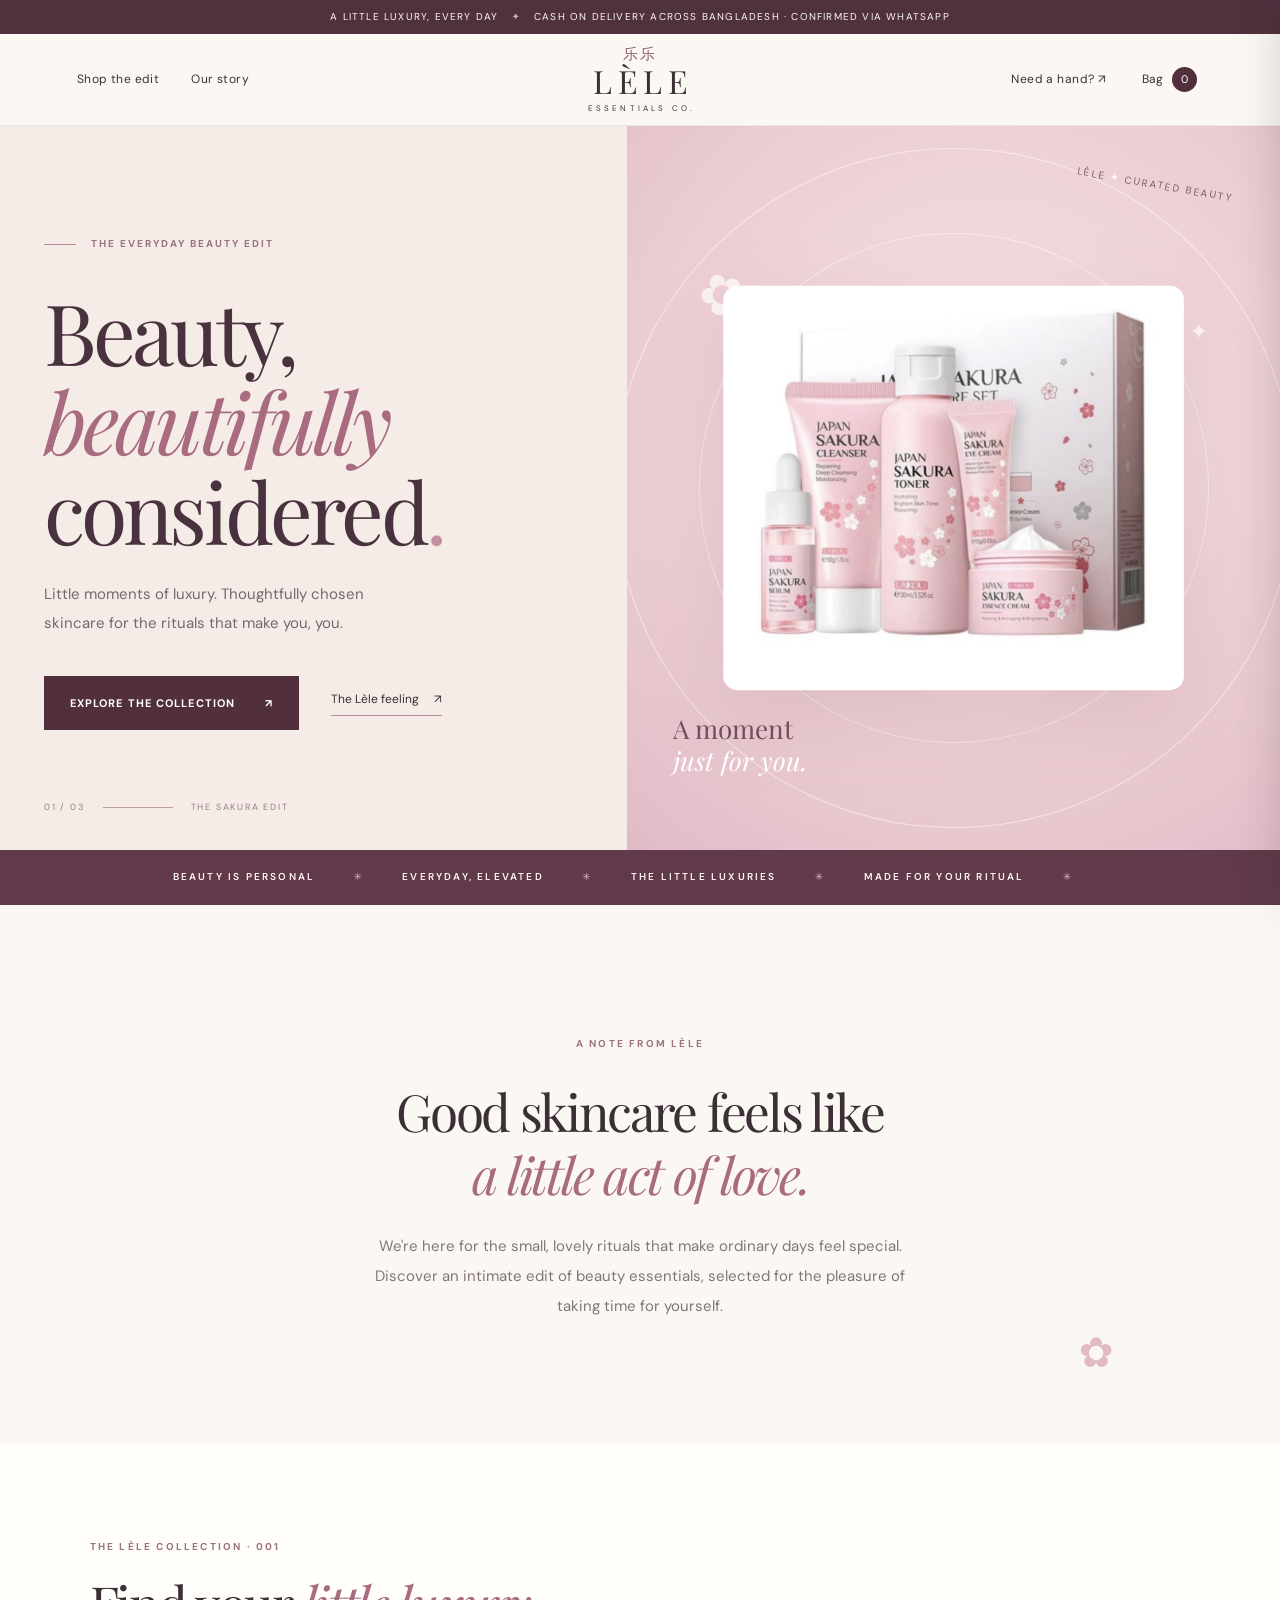
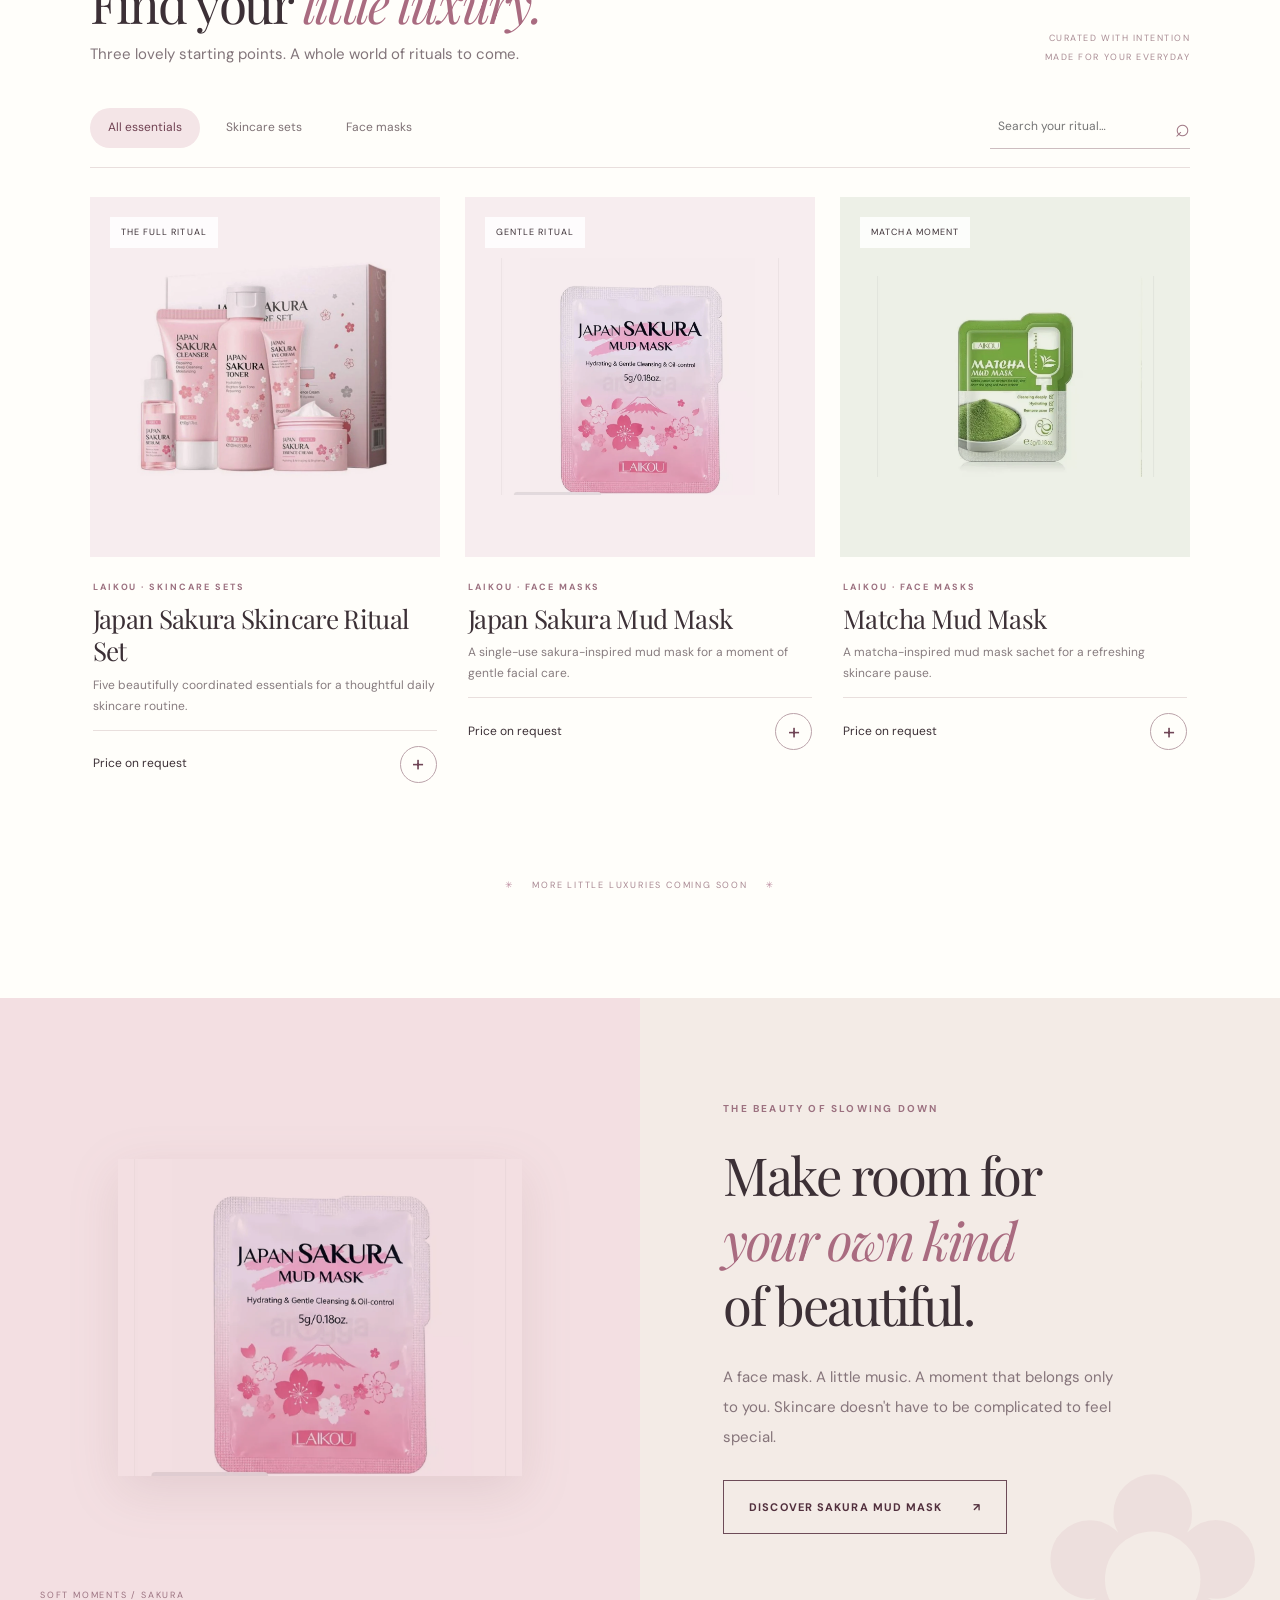
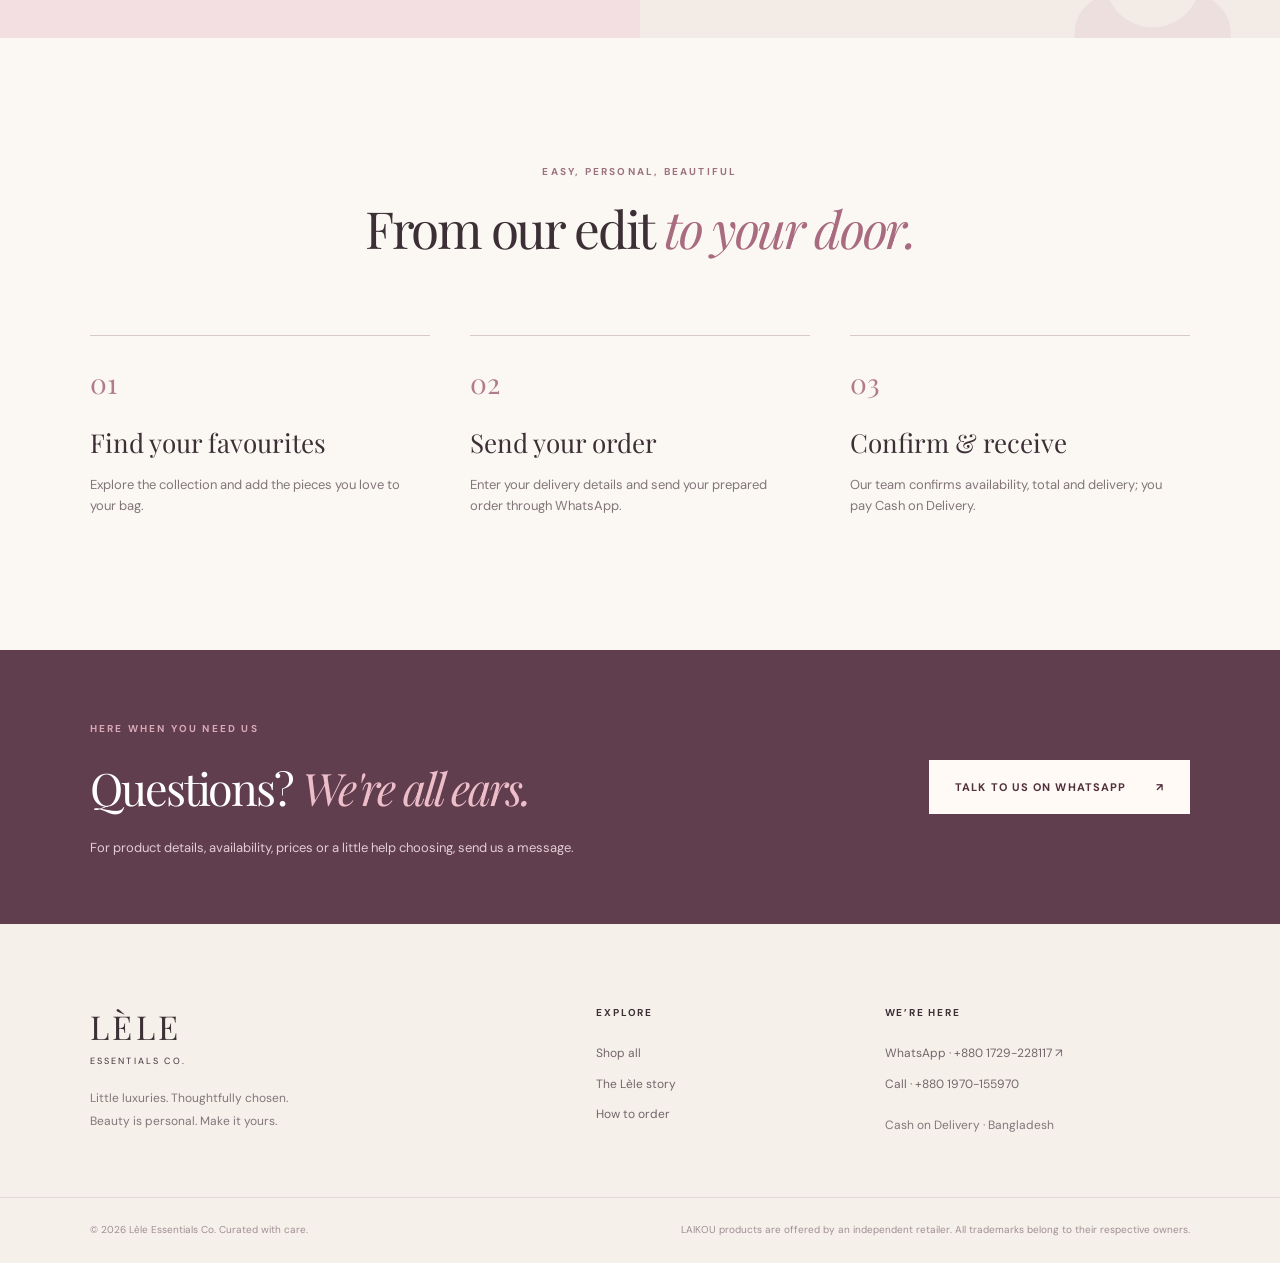
<file: .github/workflows/index.html>
<!doctype html><html lang="en"><head><meta charset="utf-8"><meta name="viewport" content="width=device-width,initial-scale=1"><meta name="theme-color" content="#f8f3ee"><meta name="description" content="A curated edit of everyday beauty essentials. Discover LAIKOU Sakura skincare and mud masks. Cash on Delivery ordering via WhatsApp in Bangladesh."><title>Lèle Essentials Co. | Everyday, beautifully</title><link rel="icon" href="favicon.svg" type="image/svg+xml"><link rel="preconnect" href="https://fonts.googleapis.com"><link rel="preconnect" href="https://fonts.gstatic.com" crossorigin><link href="https://fonts.googleapis.com/css2?family=DM+Sans:wght@400;500;600;700&family=Manrope:wght@400;500;600;700&family=Playfair+Display:ital,wght@0,400;0,500;0,600;1,400;1,500&display=swap" rel="stylesheet"><link rel="stylesheet" href="styles.css"><script src="app.js" defer></script></head><body data-root="" data-page="home" ><div class="announcement">A little luxury, every day <span aria-hidden="true">✦</span> Cash on Delivery across Bangladesh · Confirmed via WhatsApp</div><header class="site-header"><div class="header-inner"><button class="menu-toggle icon-btn" aria-label="Toggle navigation" aria-expanded="false" data-menu-toggle>☰</button><nav class="desktop-nav" aria-label="Main navigation"><a href="index.html#collection">Shop the edit</a><a href="index.html#our-story">Our story</a></nav><a class="wordmark" href="index.html" aria-label="Lèle Essentials home"><span class="wordmark-cn">乐乐</span><span class="wordmark-name">LÈLE</span><span class="wordmark-sub">ESSENTIALS CO.</span></a><div class="header-right"><a class="contact-top" href="https://wa.me/8801729228117" target="_blank" rel="noopener noreferrer">Need a hand? ↗</a><button class="bag-trigger" data-open-cart aria-label="Open shopping bag"><span>Bag</span><span class="bag-counter" data-cart-count>0</span></button></div></div><nav id="mobile-nav" class="mobile-nav" aria-label="Mobile navigation" hidden><a href="index.html#collection">Shop the collection</a><a href="index.html#our-story">Our story</a><a href="index.html#contact">Contact us</a></nav></header><main id="main"><section class="hero" id="top"><div class="hero-copy"><div class="hero-kicker"><span class="line"></span> THE EVERYDAY BEAUTY EDIT</div><h1>Beauty,<br><em>beautifully</em><br>considered<span class="period">.</span></h1><p>Little moments of luxury. Thoughtfully chosen skincare for the rituals that make you, you.</p><div class="hero-actions"><a class="button button-dark" href="#collection">Explore the collection <span>↗</span></a><a class="text-link" href="#our-story">The Lèle feeling <span>↗</span></a></div><div class="hero-bottom"><span>01 / 03</span><span class="mini-rule"></span><span>THE SAKURA EDIT</span></div></div><div class="hero-art"><div class="hero-orbit orbit-one"></div><div class="hero-orbit orbit-two"></div><div class="hero-image-card"><img src="sakura-set.webp" alt="LAIKOU Japan Sakura five-piece skincare set with pink bottles and blossom artwork" fetchpriority="high" width="900" height="800"></div><div class="hero-art-label">A moment<br><em>just for you.</em></div><div class="hero-stamp">LÈLE <span>✦</span> CURATED BEAUTY</div><span class="petal petal-one">✿</span><span class="petal petal-two">✿</span><span class="petal petal-three">✦</span></div></section><div class="marquee" aria-label="Beauty, everyday elevated"><div>BEAUTY IS PERSONAL <span>✳</span> EVERYDAY, ELEVATED <span>✳</span> THE LITTLE LUXURIES <span>✳</span> MADE FOR YOUR RITUAL <span>✳</span></div></div><section class="intro section-wrap" id="our-story"><span class="eyebrow">A NOTE FROM LÈLE</span><h2>Good skincare feels like<br><em>a little act of love.</em></h2><p>We're here for the small, lovely rituals that make ordinary days feel special. Discover an intimate edit of beauty essentials, selected for the pleasure of taking time for yourself.</p><span class="small-flower">✿</span></section><section class="collection section-wrap" id="collection"><div class="section-heading"><div><span class="eyebrow">THE LÈLE COLLECTION · 001</span><h2>Find your <em>little luxury.</em></h2><p>Three lovely starting points. A whole world of rituals to come.</p></div><div class="section-aside">CURATED WITH INTENTION<br>MADE FOR YOUR EVERYDAY</div></div><div class="collection-tools"><div class="filters" id="filters" role="group" aria-label="Filter products"><button class="active" data-filter="All" aria-pressed="true">All essentials</button><button data-filter="Skincare Sets" aria-pressed="false">Skincare sets</button><button data-filter="Face Masks" aria-pressed="false">Face masks</button></div><label class="search-label"><span class="sr-only">Search products</span><input id="search-products" type="search" placeholder="Search your ritual…" aria-label="Search products"><span>⌕</span></label></div><div id="product-grid" class="product-grid"></div><div class="collection-end"><span>✳</span> MORE LITTLE LUXURIES COMING SOON <span>✳</span></div></section><section class="editorial"><div class="editorial-visual"><img src="sakura-mask.webp" alt="LAIKOU Japan Sakura mud mask sachet in pink floral packaging" loading="lazy"><div class="editorial-visual-caption">SOFT MOMENTS / SAKURA</div></div><div class="editorial-copy"><span class="eyebrow">THE BEAUTY OF SLOWING DOWN</span><h2>Make room for<br><em>your own kind</em><br>of beautiful.</h2><p>A face mask. A little music. A moment that belongs only to you. Skincare doesn't have to be complicated to feel special.</p><a class="button button-outline" href="sakura-mask.html">Discover Sakura Mud Mask <span>↗</span></a><div class="editorial-deco">✿</div></div></section><section class="steps section-wrap" id="how-to-order"><div class="section-heading centered"><span class="eyebrow">EASY, PERSONAL, BEAUTIFUL</span><h2>From our edit <em>to your door.</em></h2></div><div class="step-grid"><article><span>01</span><h3>Find your favourites</h3><p>Explore the collection and add the pieces you love to your bag.</p></article><article><span>02</span><h3>Send your order</h3><p>Enter your delivery details and send your prepared order through WhatsApp.</p></article><article><span>03</span><h3>Confirm & receive</h3><p>Our team confirms availability, total and delivery; you pay Cash on Delivery.</p></article></div></section><section class="contact-band"><div><span class="eyebrow">HERE WHEN YOU NEED US</span><h2>Questions? <em>We're all ears.</em></h2><p>For product details, availability, prices or a little help choosing, send us a message.</p></div><a class="button button-light" href="https://wa.me/8801729228117?text=Hello%20L%C3%A8le%20Essentials%2C%20I%20have%20a%20question%20about%20your%20products." target="_blank" rel="noopener noreferrer">Talk to us on WhatsApp <span>↗</span></a></section></main><footer class="footer" id="contact"><div class="footer-top"><div><a class="footer-logo" href="index.html">LÈLE <span>ESSENTIALS CO.</span></a><p>Little luxuries. Thoughtfully chosen.<br>Beauty is personal. Make it yours.</p></div><div><h3>Explore</h3><a href="index.html#collection">Shop all</a><a href="index.html#our-story">The Lèle story</a><a href="index.html#how-to-order">How to order</a></div><div><h3>We’re here</h3><a href="https://wa.me/8801729228117" target="_blank" rel="noopener noreferrer">WhatsApp · +880 1729-228117 ↗</a><a href="tel:+8801970155970">Call · +880 1970-155970</a><p>Cash on Delivery · Bangladesh</p></div></div><div class="footer-bottom"><span>© 2026 Lèle Essentials Co. Curated with care.</span><span>LAIKOU products are offered by an independent retailer. All trademarks belong to their respective owners.</span></div></footer><div id="overlay" class="overlay" hidden></div><aside id="cart-drawer" class="cart-drawer" aria-label="Your shopping bag" aria-hidden="true"><div class="drawer-head"><div><span class="eyebrow">YOUR EDIT</span><h2>The little luxuries bag<span class="cart-flower">✿</span></h2></div><button id="cart-close" class="close-btn" data-close-cart aria-label="Close bag">×</button></div><div id="cart-items" class="bag-items"></div><div class="drawer-foot"><p id="bag-summary"></p><button id="checkout-open" class="button button-dark full" disabled>Continue to Cash on Delivery <span>↗</span></button><p class="tiny">Checkout opens a WhatsApp order message. You must press Send to submit.</p></div></aside><section id="checkout-modal" class="checkout-modal" aria-label="Cash on Delivery checkout" role="dialog" aria-modal="true" hidden><div class="checkout-panel"><button class="close-btn checkout-close" data-close-checkout aria-label="Close checkout">×</button><div class="checkout-intro"><span class="eyebrow">A BEAUTIFUL DELIVERY</span><h2>Just a few details,<br><em>and it's yours.</em></h2><p>Cash on Delivery only. Your order is sent through WhatsApp for personal confirmation.</p></div><div class="checkout-layout"><form id="order-form" class="order-form"><label>Full name <input id="customer-name" name="name" autocomplete="name" placeholder="Your full name" required maxlength="100"></label><div class="form-two"><label>Mobile number <input name="phone" autocomplete="tel" inputmode="tel" placeholder="017XXXXXXXX" required maxlength="20"></label><label>Email address <input name="email" type="email" autocomplete="email" placeholder="you@example.com" required maxlength="120"></label></div><div class="form-two"><label>Division <select name="division" required><option value="">Select division</option><option>Dhaka</option><option>Chattogram</option><option>Rajshahi</option><option>Khulna</option><option>Barishal</option><option>Sylhet</option><option>Rangpur</option><option>Mymensingh</option></select></label><label>District / city <input name="district" autocomplete="address-level2" placeholder="Your district" required maxlength="80"></label></div><label>Full delivery address <textarea name="address" autocomplete="street-address" rows="3" placeholder="House, road, area, upazila and landmarks" required maxlength="350"></textarea></label><label>Delivery notes (optional) <textarea name="notes" rows="2" placeholder="Anything our team should know?" maxlength="250"></textarea></label><div class="payment-pill"><span>◉</span><div><strong>Cash on Delivery</strong><small>Pay the delivery person after order confirmation.</small></div></div><button class="button button-dark full" type="submit">Continue to WhatsApp <span>↗</span></button><p id="checkout-status" class="checkout-status" role="status" aria-live="polite"></p><a id="whatsapp-fallback" class="fallback-link" target="_blank" rel="noopener noreferrer" hidden>WhatsApp didn't open? Tap here.</a><p class="tiny">Your details are used to prepare a WhatsApp message on your device. Nothing is submitted until you press Send in WhatsApp.</p></form><aside class="checkout-summary"><span class="eyebrow">YOUR SELECTION</span><div id="checkout-products"></div><div class="summary-note"><strong>Personal service, from start to finish.</strong><p>We'll confirm prices, delivery charge, availability and timing in WhatsApp before dispatch.</p></div></aside></div></div></section><div id="announce" class="sr-only" aria-live="polite"></div></body></html>
</file>
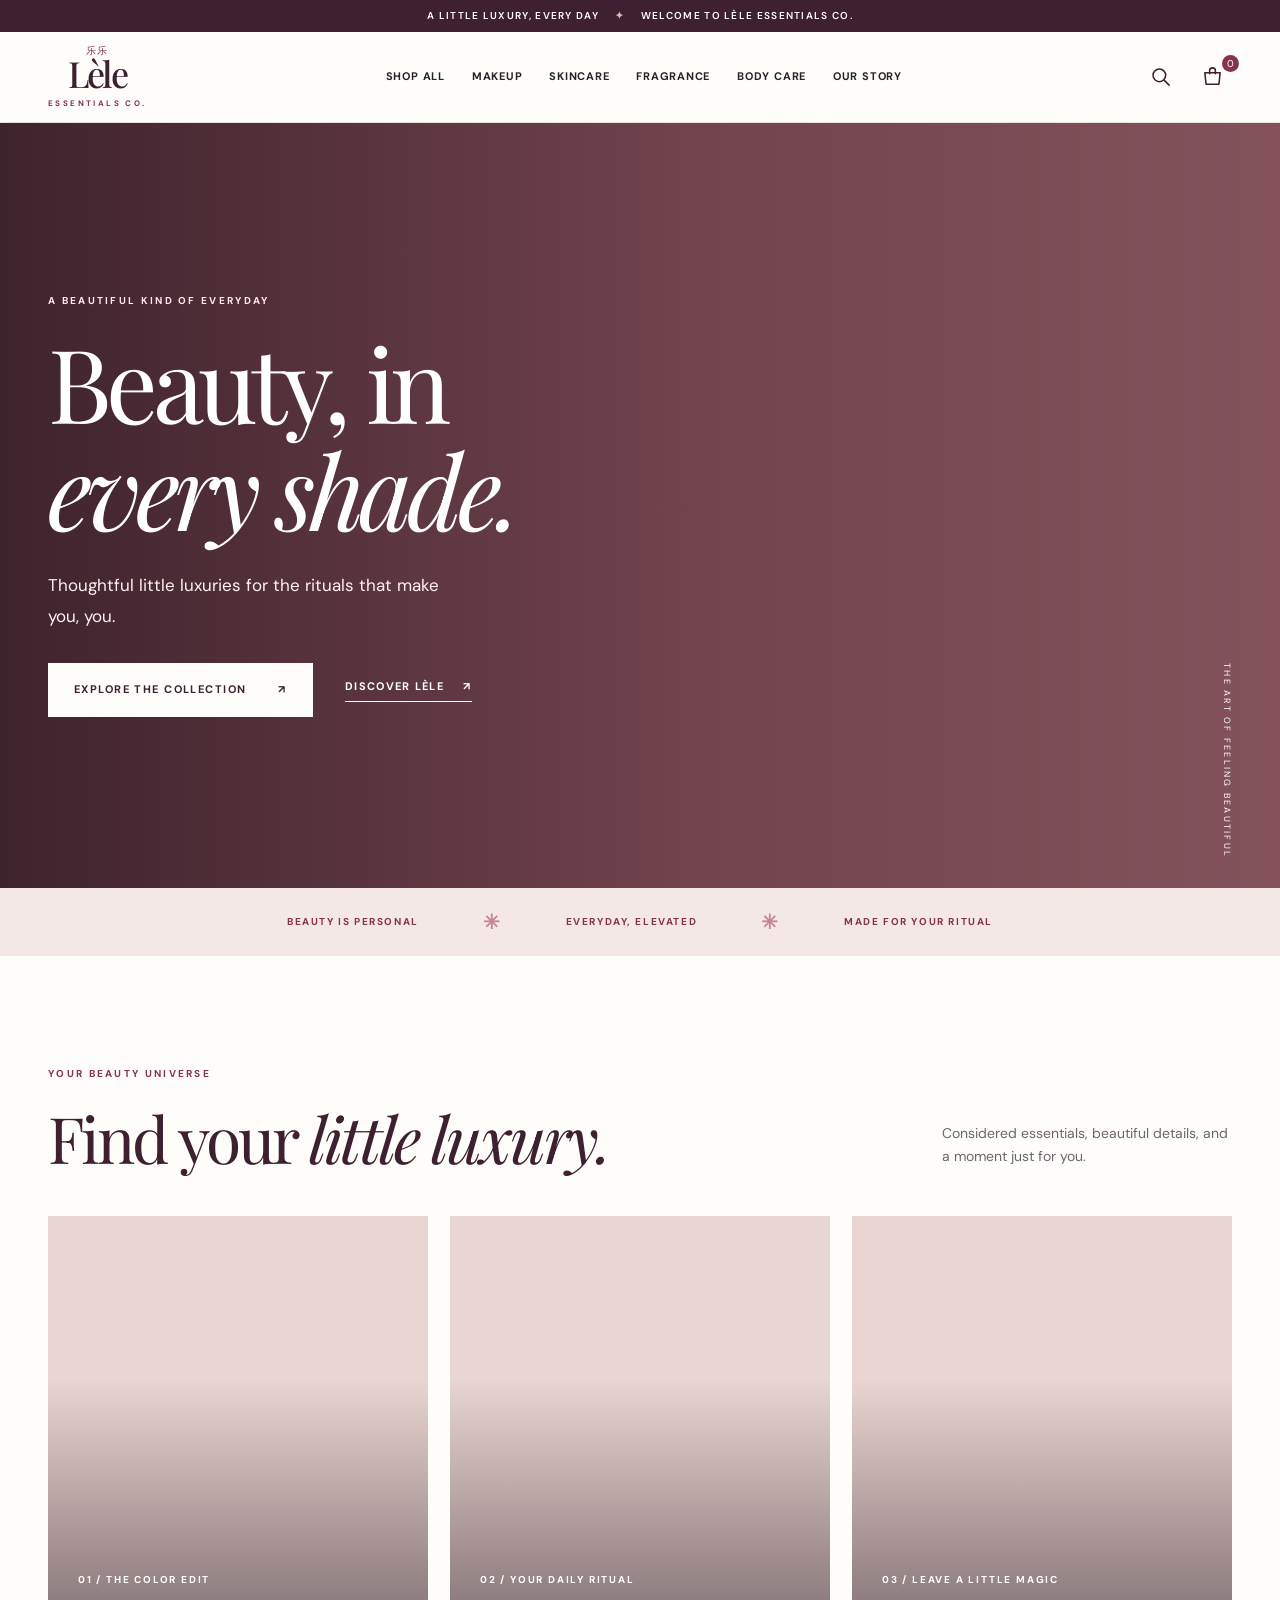
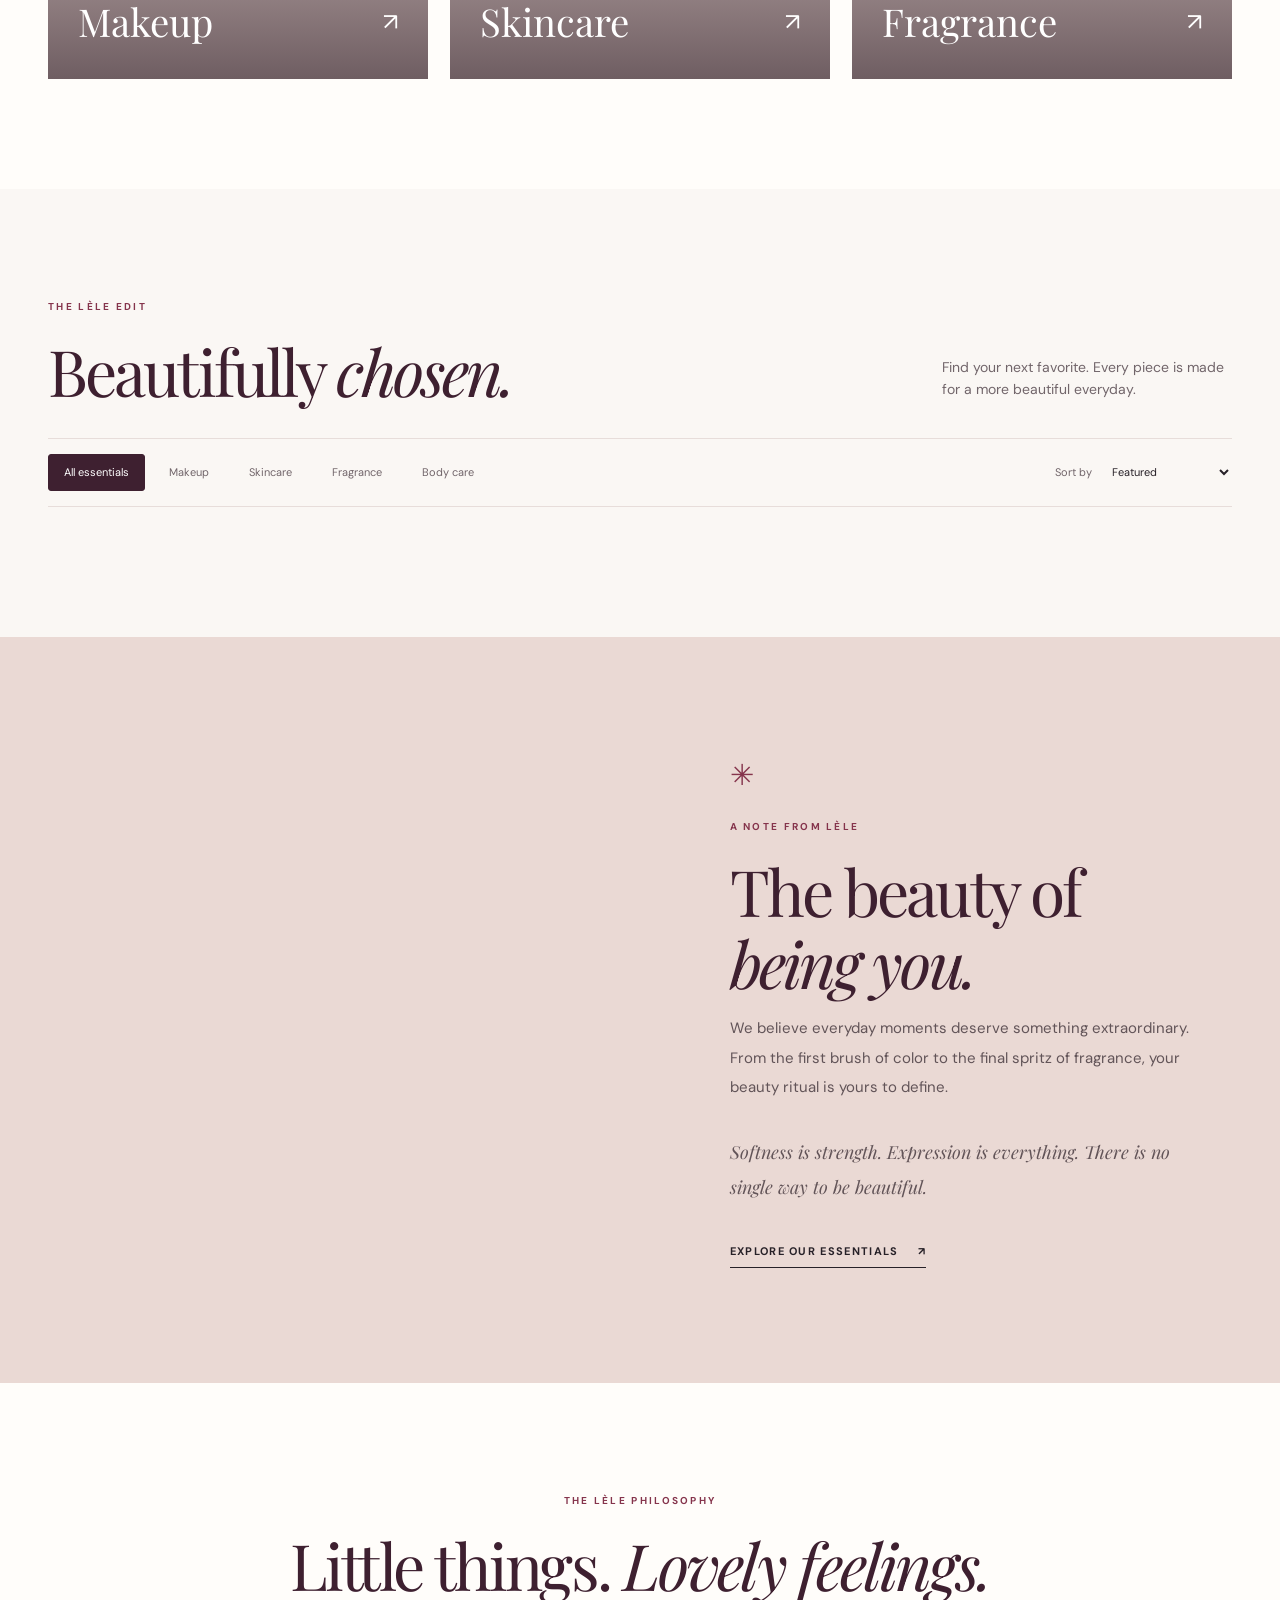
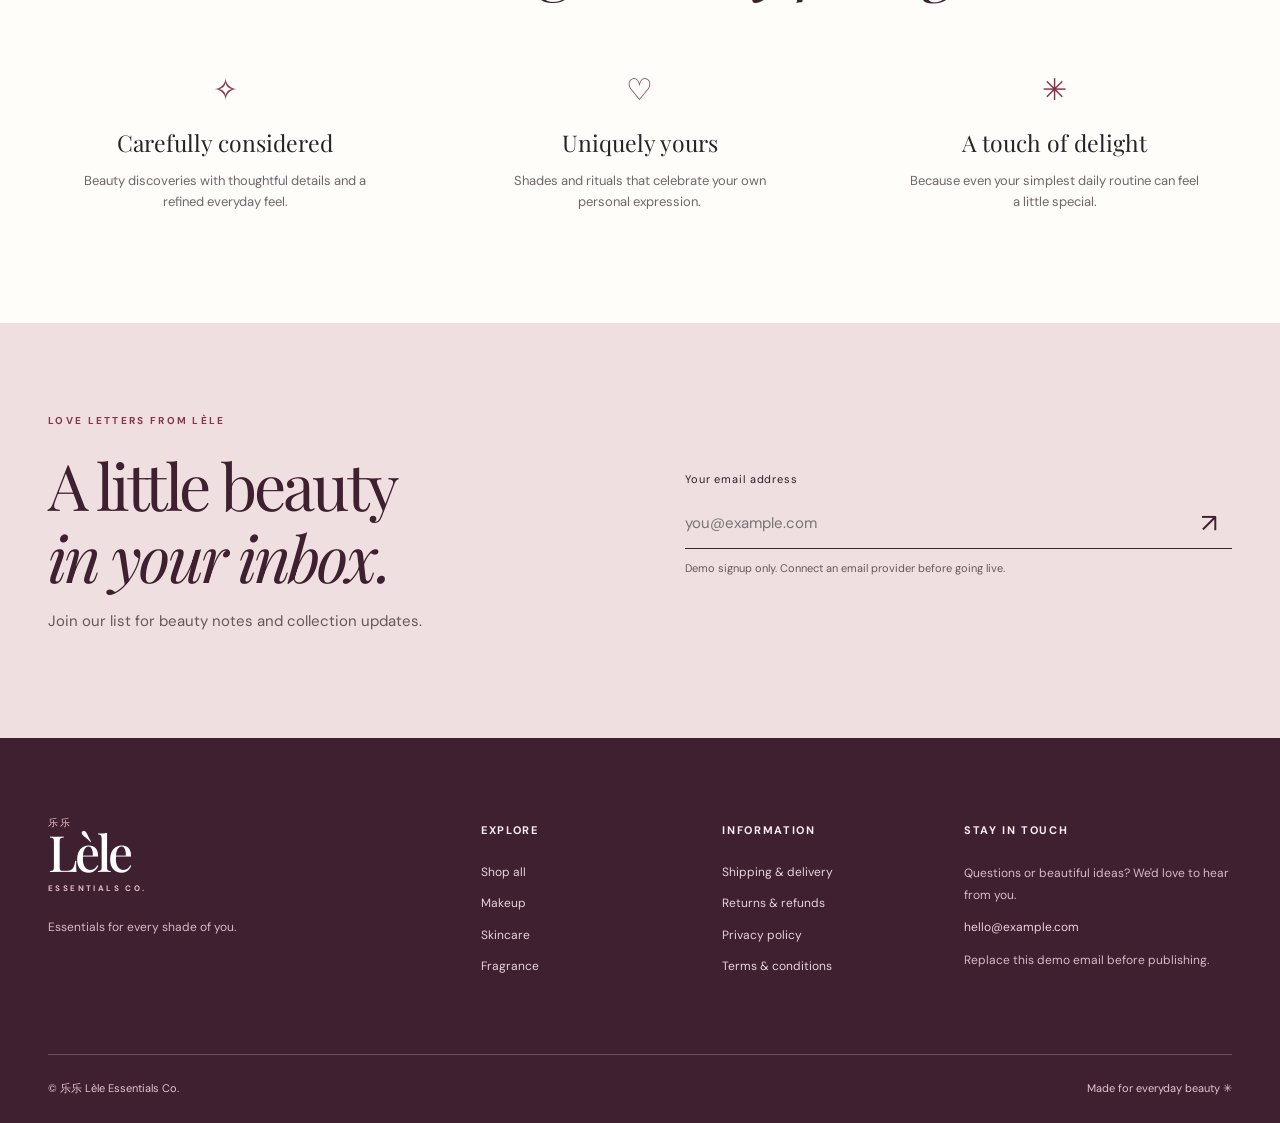
<file: lele-essentials-complete.html>
<!doctype html>
<html lang="en">
<head>
  <meta charset="UTF-8" />
  <meta name="viewport" content="width=device-width, initial-scale=1" />
  <meta name="theme-color" content="#faf6f2" />
  <meta name="description" content="Lèle Essentials Co. — Discover beautifully curated makeup, skincare, fragrance and everyday beauty essentials." />
  <title>乐乐 Lèle Essentials Co. | Beauty, in every shade.</title>
  <link rel="preconnect" href="https://fonts.googleapis.com" />
  <link rel="preconnect" href="https://fonts.gstatic.com" crossorigin />
  <link href="https://fonts.googleapis.com/css2?family=DM+Sans:wght@400;500;600;700&family=Playfair+Display:ital,wght@0,400;0,500;0,600;1,400&display=swap" rel="stylesheet" />
  <style>
:root{--ivory:#faf7f4;--pearl:#fffdfa;--blush:#f2d6da;--rose:#c98394;--berry:#85344c;--plum:#3e2030;--gold:#c6a16a;--taupe:#96857e;--ink:#272128;--muted:#71656a;--line:#e7ddda;--serif:'Playfair Display',Georgia,serif;--sans:'DM Sans',Arial,sans-serif}*{box-sizing:border-box}html{scroll-behavior:smooth;scroll-padding-top:85px}body{margin:0;background:var(--pearl);color:var(--ink);font:15px/1.6 var(--sans);-webkit-font-smoothing:antialiased}body.no-scroll{overflow:hidden}button,input,select{font:inherit}button{cursor:pointer}button:disabled{opacity:.45;cursor:not-allowed}a{color:inherit;text-decoration:none}img{max-width:100%;display:block}svg{width:23px;height:23px;fill:none;stroke:currentColor;stroke-width:1.6;stroke-linecap:round;stroke-linejoin:round}button:focus-visible,a:focus-visible,input:focus-visible,select:focus-visible,summary:focus-visible{outline:3px solid var(--rose);outline-offset:4px}.wrap{width:min(1320px,calc(100% - 96px));margin:0 auto}.skip-link{position:fixed;top:-80px;left:10px;background:#fff;z-index:9999;padding:14px}.skip-link:focus{top:10px}.announcement{text-align:center;background:var(--plum);color:#fff;font-size:10px;font-weight:600;letter-spacing:.13em;padding:8px 10px;text-transform:uppercase}.announcement span{padding:0 13px;color:#dfbba9}.site-header{position:sticky;z-index:40;top:0;background:rgba(255,253,250,.98);border-bottom:1px solid #eae2dd}.header-inner{min-height:88px;display:flex;align-items:center;justify-content:space-between;gap:28px}.brand,.footer-brand{display:flex;flex-direction:column;align-items:center;line-height:1;flex-shrink:0}.hanzi{font-size:10px;color:var(--berry);letter-spacing:.18em}.brand-name{font:500 36px/.95 var(--serif);letter-spacing:-.065em;color:var(--plum)}.brand-sub{font-size:8px;letter-spacing:.3em;margin-top:9px;color:var(--berry);font-weight:700}.navigation{display:flex;align-items:center;justify-content:center;gap:clamp(14px,2.1vw,35px);font-size:11px;font-weight:700;letter-spacing:.07em;text-transform:uppercase}.navigation a{padding:36px 0;white-space:nowrap;transition:color .2s}.navigation a:hover{color:var(--rose)}.header-actions{display:flex;gap:13px;align-items:center}.icon-button,.close-button,.plain-button{background:none;border:0;color:var(--plum);padding:8px;display:inline-flex;align-items:center;justify-content:center}.menu-toggle{display:none}.cart-trigger{position:relative}.cart-count{position:absolute;top:-2px;right:-7px;border-radius:50%;min-width:17px;height:17px;font-size:10px;color:#fff;background:var(--berry);display:grid;place-items:center}.search-panel{border-top:1px solid var(--line);box-shadow:0 18px 28px #3e203015;background:#fffefa}.search-inner{padding:22px 0 30px}.search-inner label{font:24px var(--serif)}.search-field{margin-top:12px;display:flex;align-items:center;gap:12px;border-bottom:1px solid var(--taupe)}.search-field input{width:100%;border:0;outline:0;padding:14px 0;background:transparent}.hero{min-height:670px;height:min(790px,75vw);max-height:85vh;position:relative;overflow:hidden;background:#8c5760;color:white;display:flex;align-items:center}.hero-photo{position:absolute;inset:0;background-image:url('https://images.unsplash.com/photo-1596462502278-27bfdc403348?auto=format&fit=crop&w=2200&q=85');background-position:center 46%;background-size:cover;transform:scale(1.01)}.hero-shade{position:absolute;inset:0;background:linear-gradient(90deg,rgba(39,19,29,.77),rgba(63,31,44,.34) 55%,rgba(42,23,35,.08))}.hero-content{position:relative;z-index:1}.eyebrow{font-size:10px;letter-spacing:.23em;color:var(--berry);font-weight:700;text-transform:uppercase;margin:0 0 20px}.eyebrow.light{color:#ffe9ea}.hero h1{font:400 clamp(66px,8vw,128px)/1.04 var(--serif);letter-spacing:-.055em;margin:0 0 28px;max-width:780px}.hero h1 em,h2 em{font-weight:400}.hero-content>p:not(.eyebrow){font-size:17px;max-width:395px;line-height:1.8;color:#fff2f1}.hero-actions{display:flex;align-items:center;gap:32px;margin-top:32px}.button{border:1px solid transparent;display:inline-flex;align-items:center;justify-content:center;gap:32px;padding:17px 25px;font-size:11px;font-weight:700;letter-spacing:.13em;text-transform:uppercase;transition:transform .25s,background .25s,border .25s;min-height:51px}.button:hover{transform:translateY(-2px)}.button-light{background:var(--pearl);color:var(--plum)}.button-light:hover{background:#f5dde0}.button-dark{background:var(--plum);color:#fff}.button-dark:hover{background:var(--berry)}.text-link{display:inline-block;border-bottom:1px solid currentColor;padding-bottom:6px;text-transform:uppercase;font-size:11px;letter-spacing:.12em;font-weight:700}.text-link span{margin-left:15px}.light-link{color:white}.hero-side-note{position:absolute;bottom:30px;right:46px;writing-mode:vertical-rl;letter-spacing:.25em;font-size:9px}.brand-ribbon{display:flex;justify-content:center;gap:clamp(13px,5vw,75px);align-items:center;background:#f3e8e5;color:var(--berry);padding:18px 15px;font-size:10px;letter-spacing:.16em;font-weight:700;white-space:nowrap}.ribbon-star{font-size:20px;color:var(--rose)}.section{padding:110px 0}.section-heading{display:flex;justify-content:space-between;align-items:end;gap:35px;margin-bottom:42px}.section-heading h2,.editorial-copy h2,.promise-section h2,.newsletter-section h2{font:400 clamp(42px,5vw,70px)/1.13 var(--serif);letter-spacing:-.045em;margin:0;color:var(--plum)}.section-heading>p{max-width:290px;color:var(--muted);font-size:14px;margin:0 0 7px}.category-grid{display:grid;grid-template-columns:repeat(3,minmax(0,1fr));gap:22px}.category-card{position:relative;overflow:hidden;aspect-ratio:.82;background:#e9d6d2;display:block}.category-image{position:absolute;inset:0;background-size:cover;background-position:center;transition:transform .7s cubic-bezier(.2,.8,.2,1)}.category-card:hover .category-image{transform:scale(1.07)}.category-card:after{content:'';position:absolute;inset:35% 0 0;background:linear-gradient(transparent,rgba(29,13,23,.6))}.cat-img-makeup{background-image:url('https://images.unsplash.com/photo-1522335789203-aabd1fc54bc9?auto=format&fit=crop&w=900&q=85')}.cat-img-skincare{background-image:url('https://images.unsplash.com/photo-1556229010-6c3f2c9ca5f8?auto=format&fit=crop&w=900&q=85')}.cat-img-fragrance{background-image:url('https://images.unsplash.com/photo-1541643600914-78b084683601?auto=format&fit=crop&w=900&q=85')}.category-label{position:absolute;z-index:2;color:white;bottom:32px;left:30px;right:30px}.category-label>span{display:block;font-size:10px;letter-spacing:.18em;font-weight:700;margin-bottom:7px}.category-label strong{font:400 clamp(30px,3vw,46px) var(--serif);display:flex;justify-content:space-between;align-items:center}.category-label strong span{font:24px var(--sans)}.products-section{background:var(--ivory)}.products-heading{margin-bottom:30px}.shop-tools{display:flex;justify-content:space-between;align-items:center;gap:30px;border-top:1px solid var(--line);border-bottom:1px solid var(--line);padding:15px 0}.filter-tabs{display:flex;flex-wrap:wrap;gap:8px}.filter-tab{border:1px solid transparent;border-radius:3px;padding:9px 15px;color:var(--muted);background:transparent;font-size:11px;white-space:nowrap}.filter-tab.active,.filter-tab:hover{border-color:var(--plum);background:var(--plum);color:white}.sort-area{display:flex;align-items:center;gap:10px;white-space:nowrap;font-size:11px;color:var(--muted)}.sort-area select{background:transparent;border:0;color:var(--ink);padding:8px 18px 8px 6px;max-width:180px}.result-count{margin:20px 0;font-size:11px;color:var(--muted)}.product-grid{display:grid;grid-template-columns:repeat(4,minmax(0,1fr));gap:42px 19px}.product-card{min-width:0}.product-img-wrap{position:relative;aspect-ratio:.82;overflow:hidden;background:#efe3df}.product-img-wrap img{height:100%;width:100%;object-fit:cover;transition:transform .5s}.product-card:hover img{transform:scale(1.055)}.product-badge{position:absolute;top:13px;left:13px;background:#fffbf7;color:var(--plum);padding:5px 9px;letter-spacing:.13em;font-weight:700;font-size:9px;text-transform:uppercase}.quick-add{position:absolute;bottom:13px;left:13px;right:13px;background:rgba(255,253,250,.96);border:0;color:var(--plum);min-height:42px;letter-spacing:.12em;font-size:10px;font-weight:700;text-transform:uppercase;transition:background .2s}.quick-add:hover{background:var(--blush)}.product-category{color:var(--berry);text-transform:uppercase;font-size:10px;letter-spacing:.14em;margin:17px 0 6px;font-weight:700}.product-title{border:0;padding:0;background:none;font:400 20px/1.3 var(--serif);text-align:left;color:var(--ink)}.product-title:hover{text-decoration:underline}.product-price{font-size:13px;font-weight:700;margin:9px 0}.swatches{display:flex;gap:5px;margin-top:12px}.swatch-dot{height:13px;width:13px;border:1px solid #ffffff;box-shadow:0 0 0 1px #d7cac5;border-radius:50%}.empty-results{text-align:center;padding:50px}.empty-results h3{font:36px var(--serif)}.editorial-section{display:grid;grid-template-columns:1fr 1fr;min-height:670px;background:#ead9d4}.editorial-photo{background:url('https://images.unsplash.com/photo-1608248543803-ba4f8c70ae0b?auto=format&fit=crop&w=1350&q=85') center/cover}.editorial-copy{padding:clamp(55px,9vw,150px) clamp(35px,7vw,110px);display:flex;flex-direction:column;justify-content:center;align-items:flex-start}.ornament{font-size:29px;color:var(--berry);margin-bottom:20px}.editorial-copy h2{max-width:490px}.editorial-copy>p:not(.eyebrow){max-width:465px;line-height:1.95;color:#625458}.editorial-small{font-family:var(--serif);font-style:italic;font-size:18px!important}.editorial-copy .text-link{margin-top:20px}.promise-section{text-align:center}.center{text-align:center}.promise-grid{display:grid;grid-template-columns:repeat(3,minmax(0,1fr));gap:60px;margin-top:65px}.promise-icon{font-size:30px;color:var(--berry)}.promise-grid h3{font:400 23px var(--serif);margin:13px 0}.promise-grid p{max-width:290px;margin:0 auto;color:var(--muted);font-size:13px}.newsletter-section{background:#f0dfe0;padding:90px 0}.newsletter-content{display:grid;grid-template-columns:1fr 1fr;gap:90px;align-items:center}.newsletter-content p:not(.eyebrow){color:#66575b}.newsletter-form label{display:block;font-size:11px;letter-spacing:.08em;margin-bottom:10px}.email-row{display:flex;border-bottom:1px solid var(--plum)}.email-row input{flex:1;min-width:0;border:0;background:none;font-size:15px;padding:13px 0;outline:0}.email-row button{border:0;background:none;font-size:26px;color:var(--plum);padding:3px 15px}.form-note{font-size:11px}.newsletter-message{font-size:12px;color:var(--berry)}.site-footer{padding:80px 0 25px;background:var(--plum);color:#f9eeee}.footer-grid{display:grid;grid-template-columns:2fr 1fr 1fr 1.4fr;gap:50px}.footer-brand{align-items:flex-start}.footer-brand .brand-name{font-size:50px;color:#fff}.footer-brand .hanzi,.footer-brand .brand-sub{color:#e8bdc6}.footer-brand p{margin-top:25px;color:#d6bdc7}.footer-grid h3{font-size:11px;letter-spacing:.15em;text-transform:uppercase;margin:4px 0 24px}.footer-grid a{display:block;margin:0 0 12px;font-size:12px;color:#e7d4da}.footer-grid a:hover{text-decoration:underline}.footer-grid p,.footer-grid small{font-size:12px;color:#d4bcc4;line-height:1.8}.footer-grid small{display:block;margin-top:6px}.footer-bottom{border-top:1px solid #ffffff35;padding-top:25px;margin-top:66px;display:flex;justify-content:space-between;color:#dec8cf;font-size:11px}.overlay{position:fixed;inset:0;background:rgba(29,15,23,.52);z-index:70}.drawer{position:fixed;z-index:75;right:0;top:0;bottom:0;width:min(480px,100%);background:var(--pearl);display:flex;flex-direction:column;box-shadow:-10px 0 40px #0002}.drawer[hidden],.overlay[hidden],.product-modal[hidden],.info-modal[hidden],.search-panel[hidden],.empty-results[hidden]{display:none!important}.drawer-header{padding:30px;border-bottom:1px solid var(--line);display:flex;justify-content:space-between;align-items:start}.drawer-header .eyebrow{margin:0 0 8px}.drawer h2{font:29px var(--serif);margin:0}.cart-items{overflow-y:auto;flex:1;padding:20px 30px}.cart-line{display:grid;grid-template-columns:90px 1fr;gap:17px;padding:17px 0;border-bottom:1px solid var(--line)}.cart-line img{width:90px;height:112px;object-fit:cover}.cart-line h3{font:19px var(--serif);margin:0}.cart-line p{font-size:12px;color:var(--muted);margin:4px 0}.cart-line strong{font-size:13px}.cart-line-controls{display:flex;align-items:center;justify-content:space-between;margin-top:7px}.qty-controls{border:1px solid var(--line);display:flex;align-items:center}.qty-controls button{width:28px;height:27px;border:0;background:none}.qty-controls span{min-width:25px;text-align:center;font-size:12px}.remove-item{background:none;border:0;text-decoration:underline;font-size:11px;color:var(--muted)}.cart-footer{padding:22px 30px 30px;border-top:1px solid var(--line)}.subtotal{display:flex;justify-content:space-between;font-size:15px}.cart-footer>p{font-size:11px;color:var(--muted)}.checkout-btn{width:100%;justify-content:space-between;margin-top:12px}.continue-shopping{display:block;margin:17px auto 0;background:none;border:0;text-decoration:underline;font-size:12px}.empty-cart{text-align:center;padding:80px 0}.empty-cart .bag-icon{font:55px var(--serif);color:var(--rose)}.empty-cart h3{font:29px var(--serif)}.product-modal{position:fixed;z-index:80;top:50%;left:50%;transform:translate(-50%,-50%);width:min(920px,calc(100% - 36px));max-height:min(790px,calc(100vh - 36px));overflow-y:auto;background:var(--pearl);display:grid;grid-template-columns:1fr 1fr;box-shadow:0 20px 70px #0004}.modal-close{position:absolute;right:14px;top:14px;z-index:2;background:#fff;border-radius:50%}.modal-image{background:#e8d9d6;min-height:530px}.modal-image img{width:100%;height:100%;object-fit:cover}.modal-details{padding:52px 40px}.modal-details h2{font:40px/1.2 var(--serif);margin:0}.modal-price{font-weight:700;color:var(--berry);margin:17px 0}.modal-details>p:not(.eyebrow){color:var(--muted);font-size:13px;line-height:1.8}.variant-fieldset{border:0;padding:0;margin:27px 0 0}.variant-fieldset legend{font-size:12px;font-weight:700;margin-bottom:12px}.variant-options{display:flex;flex-wrap:wrap;gap:10px}.variant-option{height:32px;width:32px;border-radius:50%;border:3px solid #fff;box-shadow:0 0 0 1px #d5c7c8}.variant-option.selected{box-shadow:0 0 0 2px var(--plum)}.variant-option:disabled{opacity:.3}.variant-selection{min-height:20px;font-size:12px!important}.modal-add{width:100%;justify-content:space-between;margin-top:5px}.modal-accordion{margin-top:25px;border-top:1px solid var(--line)}.modal-accordion details{border-bottom:1px solid var(--line);padding:11px 0}.modal-accordion summary{cursor:pointer;font-size:13px;font-weight:600}.modal-accordion p{font-size:12px;color:var(--muted)}.info-modal{position:fixed;z-index:80;top:50%;left:50%;transform:translate(-50%,-50%);width:min(500px,calc(100% - 32px));background:var(--pearl);padding:46px;box-shadow:0 20px 70px #0004}.info-modal .close-button{position:absolute;top:12px;right:12px}.info-modal h2{font:40px var(--serif)}.info-modal>p:last-child{color:var(--muted)}.toast{position:fixed;z-index:100;bottom:25px;left:50%;transform:translate(-50%,20px);background:var(--plum);color:#fff;padding:12px 24px;font-size:12px;opacity:0;pointer-events:none;transition:opacity .25s,transform .25s;text-align:center;max-width:calc(100% - 30px)}.toast.show{opacity:1;transform:translate(-50%,0)}@media(max-width:1100px){.wrap{width:min(100% - 56px,1320px)}.navigation{gap:15px}.navigation a{font-size:10px}.brand-name{font-size:30px}.product-grid{grid-template-columns:repeat(3,minmax(0,1fr))}.hero{min-height:600px}}@media(max-width:780px){.wrap{width:calc(100% - 36px)}.header-inner{min-height:71px}.menu-toggle{display:inline-flex}.navigation{position:absolute;left:0;right:0;top:100%;background:var(--pearl);padding:10px 25px 25px;display:none;flex-direction:column;align-items:stretch;gap:0;border-bottom:1px solid var(--line);box-shadow:0 20px 30px #0001}.navigation.open{display:flex}.navigation a{padding:13px 7px;border-bottom:1px solid var(--line);font-size:12px}.header-inner{gap:10px}.brand-name{font-size:28px}.brand-sub{font-size:7px}.hanzi{font-size:9px}.hero{height:660px;max-height:none;min-height:0;align-items:end;padding-bottom:75px}.hero-photo{background-position:58% center}.hero-shade{background:linear-gradient(0deg,#2b1922db,transparent 85%)}.hero h1{font-size:clamp(58px,13vw,91px)}.hero-content>p:not(.eyebrow){font-size:14px}.hero-side-note{display:none}.brand-ribbon{gap:14px;font-size:8px;overflow:hidden}.brand-ribbon span:nth-of-type(5){display:none}.section{padding:70px 0}.section-heading{display:block;margin-bottom:28px}.section-heading>p{margin-top:12px}.category-grid{gap:12px}.category-label{left:15px;right:15px;bottom:19px}.category-label>span{font-size:8px}.category-label strong{font-size:24px}.product-grid{grid-template-columns:repeat(2,minmax(0,1fr));gap:30px 13px}.shop-tools{align-items:stretch;flex-direction:column;gap:10px}.filter-tabs{flex-wrap:nowrap;overflow-x:auto;padding-bottom:5px}.sort-area{justify-content:flex-end}.editorial-section{grid-template-columns:1fr}.editorial-photo{height:430px}.editorial-copy{padding:70px 28px}.promise-grid{gap:30px}.newsletter-content{grid-template-columns:1fr;gap:30px}.footer-grid{grid-template-columns:repeat(2,1fr);gap:35px}.footer-brand{grid-column:span 2}.product-modal{grid-template-columns:1fr;max-height:90vh}.modal-image{height:320px;min-height:0}.modal-details{padding:30px 24px}.modal-details h2{font-size:30px}}@media(max-width:480px){.hero{height:590px}.hero h1{font-size:56px}.hero-actions{gap:18px;flex-wrap:wrap}.button{padding:15px 17px;gap:14px}.section-heading h2,.editorial-copy h2,.promise-section h2,.newsletter-section h2{font-size:42px}.category-grid{grid-template-columns:1fr 1fr}.category-card{aspect-ratio:.8}.category-card:last-child{grid-column:span 2;aspect-ratio:1.8}.category-label strong{font-size:24px}.product-title{font-size:17px}.quick-add{left:6px;right:6px;bottom:7px;font-size:9px;min-height:37px}.product-badge{font-size:8px;left:7px;top:7px}.promise-grid{grid-template-columns:1fr;gap:42px}.footer-bottom{gap:15px;flex-direction:column}.site-footer{padding-top:55px}.hero-side-note{display:none}.announcement{font-size:8px}.cart-items{padding:15px 18px}.drawer-header,.cart-footer{padding-left:18px;padding-right:18px}.modal-image{height:250px}}@media(prefers-reduced-motion:reduce){*,*:before,*:after{scroll-behavior:auto!important;transition:none!important;animation:none!important}}

</style>
  <script>
'use strict';
// Demonstration catalog. Replace with real Shopify catalog / Storefront API data.
const PRODUCTS = [
 {id:'lip-rose',name:'Velvet Kiss Lip Color',category:'Makeup',price:1250,badge:'THE LÈLE EDIT',img:'photo-1586495777744-4413f21062fa',desc:'A softly expressive lip color for a look that feels like you.',detail:'A curated color essential for your makeup ritual.',variants:[['Petal Nude','#bf8279'],['Rose Muse','#ad5364'],['Berry Kiss','#7b324b']]},
 {id:'serum-glow',name:'Morning Dew Face Serum',category:'Skincare',price:1890,badge:'A LITTLE LUXURY',img:'photo-1608248543803-ba4f8c70ae0b',desc:'A lovely addition to the simple pleasures of your daily skincare ritual.',detail:'A demonstration skincare item. Add verified composition and directions before launch.',variants:[['30 ml','#e5ba9b']]},
 {id:'perfume-amber',name:'Soft Aura Eau de Parfum',category:'Fragrance',price:2450,badge:'NEW',img:'photo-1541643600914-78b084683601',desc:'A scent-inspired moment designed for your personal routine.',detail:'Demonstration fragrance listing. Actual notes and ingredient disclosures are pending.',variants:[['50 ml','#d3a276'],['100 ml','#a26a58']]},
 {id:'body-cream',name:'Cloud Nine Body Cream',category:'Body Care',price:1450,badge:'',img:'photo-1608571423902-eed4a5ad8108',desc:'A cozy self-care essential for an unhurried routine.',detail:'Demonstration body care listing. Add supplier-approved ingredient and usage details.',variants:[['200 ml','#e6c7ab']]},
 {id:'blush-peony',name:'Blush Bloom Cheek Color',category:'Makeup',price:1390,badge:'BESTSELLER EDIT',img:'photo-1512496015851-a90fb38ba796',desc:'Playful, expressive cheek color to make each day your own.',detail:'A demonstration powder blush with selectable color options.',variants:[['Peony','#cd7382'],['Apricot','#db957c'],['Rosy Mauve','#a46a79']]},
 {id:'cleanser-milk',name:'Pure Petal Gentle Cleanser',category:'Skincare',price:1190,badge:'',img:'photo-1556229010-6c3f2c9ca5f8',desc:'A quietly lovely start or finish to your beauty routine.',detail:'A demonstration cleansing product. Supply verified application and safety information.',variants:[['120 ml','#e4d2b7']]},
 {id:'body-mist',name:'Petal Hour Body Mist',category:'Fragrance',price:1090,badge:'NEW',img:'photo-1594035910387-fea47794261f',desc:'A gentle scent moment wherever your day takes you.',detail:'Demonstration mist listing, with notes and safety details to be supplied.',variants:[['Rose','#d68c9e'],['Vanilla','#e4c6a2']]},
 {id:'lip-oil',name:'Gloss & Glow Lip Oil',category:'Makeup',price:990,badge:'YOUR DAILY PICK',img:'photo-1591360236480-4ed861025fa1',desc:'A delightful finishing touch for an easy everyday look.',detail:'Demonstration lip oil listing. Replace with exact formulation and instructions.',variants:[['Clear','#f0d6bf'],['Pink Glaze','#d784a0'],['Cherry','#a93c54']]}
];
const $ = id=>document.getElementById(id);
const currency = amount=>'৳'+new Intl.NumberFormat('en-BD',{maximumFractionDigits:0}).format(amount);
const imageUrl=(id,width=900)=>`https://images.unsplash.com/${id}?auto=format&fit=crop&w=${width}&q=80`;
const safeParse=(value,fallback)=>{try{return JSON.parse(value)||fallback}catch{return fallback}};
let cart=safeParse(localStorage.getItem('leleCart'),[]).filter(line=>PRODUCTS.some(p=>p.id===line.id && p.variants[line.variant] && Number.isInteger(line.qty)&&line.qty>0));
let activeCategory='all',searchQuery='',sort='featured',currentProduct=null,currentVariant=0,lastFocus=null,toastTimeout;
const formatProduct=p=>`<article class="product-card"><div class="product-img-wrap"><img src="${imageUrl(p.img,660)}" alt="${p.name} product photograph, illustrative demo image" loading="lazy" onerror="this.src='https://placehold.co/660x800/f0dfe0/85344c?text=L%C3%A8le'"/>${p.badge?`<span class="product-badge">${p.badge}</span>`:''}<button class="quick-add" data-open="${p.id}" aria-label="View options for ${p.name}">Discover & shop ↗</button></div><p class="product-category">LÈLE / ${p.category}</p><button class="product-title" data-open="${p.id}">${p.name}</button><p class="product-price">${currency(p.price)}</p><div class="swatches" aria-label="${p.variants.length} options">${p.variants.map(v=>`<span class="swatch-dot" title="${v[0]}" style="background:${v[1]}"></span>`).join('')}</div></article>`;
function renderProducts(){let list=PRODUCTS.filter(p=>(activeCategory==='all'||p.category===activeCategory)&&(`${p.name} ${p.category} ${p.desc}`.toLowerCase().includes(searchQuery.toLowerCase())));if(sort==='price-low')list.sort((a,b)=>a.price-b.price);if(sort==='price-high')list.sort((a,b)=>b.price-a.price);if(sort==='name')list.sort((a,b)=>a.name.localeCompare(b.name));$('productGrid').innerHTML=list.map(formatProduct).join('');$('resultCount').textContent=`Showing ${list.length} of ${PRODUCTS.length} curated essentials`;$('noResults').hidden=list.length!==0;document.querySelectorAll('[data-filter]').forEach(b=>{const on=b.dataset.filter===activeCategory;b.classList.toggle('active',on);b.setAttribute('aria-pressed',String(on))})}
function setCategory(category){activeCategory=category;renderProducts();$('navigation').classList.remove('open');$('menuToggle').setAttribute('aria-expanded','false')}
function toast(message){const el=$('toast');el.textContent=message;el.classList.add('show');clearTimeout(toastTimeout);toastTimeout=setTimeout(()=>el.classList.remove('show'),3100)}
function showLayer(id){lastFocus=document.activeElement;$('overlay').hidden=false;$(id).hidden=false;document.body.classList.add('no-scroll');const first=$(id).querySelector('.close-button,button');if(first)first.focus()}
function closeLayers(){for(const id of ['cartDrawer','productModal','infoModal'])$(id).hidden=true;$('overlay').hidden=true;document.body.classList.remove('no-scroll');if(lastFocus?.isConnected)lastFocus.focus()}
function openProduct(id){const p=PRODUCTS.find(p=>p.id===id);if(!p)return;currentProduct=p;currentVariant=0;$('modalCategory').textContent='LÈLE / '+p.category;$('modalTitle').textContent=p.name;$('modalPrice').textContent=currency(p.price);$('modalDescription').textContent=p.desc;$('modalDetailsText').textContent=p.detail;$('modalImg').src=imageUrl(p.img,1100);$('modalImg').alt=`Illustrative photograph for ${p.name}`;$('variantLegend').textContent=p.category==='Makeup'?'Choose your shade':'Choose your option';renderVariants();showLayer('productModal')}
function renderVariants(){$('modalVariants').innerHTML=currentProduct.variants.map((v,i)=>`<button class="variant-option ${i===currentVariant?'selected':''}" style="background:${v[1]}" data-variant="${i}" aria-label="${v[0]}" aria-pressed="${i===currentVariant}" title="${v[0]}"></button>`).join('');$('selectedVariant').textContent='Selected: '+currentProduct.variants[currentVariant][0]}
function saveCart(){localStorage.setItem('leleCart',JSON.stringify(cart));renderCart()}
function addToCart(id,variant=0){const p=PRODUCTS.find(p=>p.id===id);if(!p||!p.variants[variant])return;const line=cart.find(l=>l.id===id&&l.variant===variant);if(line)line.qty=Math.min(99,line.qty+1);else cart.push({id,variant,qty:1});saveCart();closeLayers();showLayer('cartDrawer');toast('Added to your beauty bag')}
function renderCart(){const count=cart.reduce((s,l)=>s+l.qty,0);$('cartCount').textContent=count;$('cartTitleCount').textContent=`(${count})`;$('subtotal').textContent=currency(cart.reduce((s,l)=>s+PRODUCTS.find(p=>p.id===l.id).price*l.qty,0));$('checkoutButton').disabled=!count;if(!count){$('cartItems').innerHTML='<div class="empty-cart"><span class="bag-icon">♡</span><h3>Your bag is waiting.</h3><p>Find something that makes your day lovely.</p><button class="button button-dark" id="emptyShop">Explore the collection</button></div>';return}$('cartItems').innerHTML=cart.map((l,i)=>{const p=PRODUCTS.find(p=>p.id===l.id);return `<div class="cart-line"><img src="${imageUrl(p.img,240)}" alt="${p.name}"/><div><h3>${p.name}</h3><p>${p.variants[l.variant][0]}</p><strong>${currency(p.price*l.qty)}</strong><div class="cart-line-controls"><div class="qty-controls"><button data-cart-action="minus" data-index="${i}" aria-label="Decrease ${p.name} quantity">−</button><span>${l.qty}</span><button data-cart-action="plus" data-index="${i}" aria-label="Increase ${p.name} quantity">+</button></div><button class="remove-item" data-cart-action="remove" data-index="${i}">Remove</button></div></div></div>`}).join('')}
function showSearch(open=true){$('searchPanel').hidden=!open;if(open){$('searchInput').focus();}else{$('searchInput').value='';searchQuery='';renderProducts()}}
function openInfo(title){$('infoTitle').textContent=title;showLayer('infoModal')}
$('year').textContent=new Date().getFullYear();renderProducts();renderCart();
$('menuToggle').addEventListener('click',()=>{const open=$('navigation').classList.toggle('open');$('menuToggle').setAttribute('aria-expanded',String(open))});
$('searchToggle').addEventListener('click',()=>showSearch($('searchPanel').hidden));$('searchClose').addEventListener('click',()=>showSearch(false));
$('searchInput').addEventListener('input',e=>{searchQuery=e.target.value.trim();renderProducts();if(searchQuery)document.querySelector('#shop').scrollIntoView({behavior:'smooth'})});
$('sortProducts').addEventListener('change',e=>{sort=e.target.value;renderProducts()});$('filters').addEventListener('click',e=>{const btn=e.target.closest('[data-filter]');if(btn)setCategory(btn.dataset.filter)});
document.addEventListener('click',e=>{const open=e.target.closest('[data-open]');if(open)openProduct(open.dataset.open);const category=e.target.closest('[data-category]');if(category)setCategory(category.dataset.category);const info=e.target.closest('[data-info]');if(info){e.preventDefault();openInfo(info.dataset.info)}});
$('modalVariants').addEventListener('click',e=>{const button=e.target.closest('[data-variant]');if(button){currentVariant=Number(button.dataset.variant);renderVariants()}});$('modalAdd').addEventListener('click',()=>currentProduct&&addToCart(currentProduct.id,currentVariant));
$('cartToggle').addEventListener('click',()=>showLayer('cartDrawer'));$('cartClose').addEventListener('click',closeLayers);$('modalClose').addEventListener('click',closeLayers);$('infoClose').addEventListener('click',closeLayers);$('overlay').addEventListener('click',closeLayers);$('continueShopping').addEventListener('click',closeLayers);
$('cartItems').addEventListener('click',e=>{if(e.target.closest('#emptyShop')){closeLayers();document.querySelector('#shop').scrollIntoView({behavior:'smooth'});return}const btn=e.target.closest('[data-cart-action]');if(!btn)return;const i=Number(btn.dataset.index);if(!cart[i])return;if(btn.dataset.cartAction==='remove')cart.splice(i,1);else if(btn.dataset.cartAction==='minus'){cart[i].qty--;if(cart[i].qty<=0)cart.splice(i,1)}else if(btn.dataset.cartAction==='plus')cart[i].qty=Math.min(99,cart[i].qty+1);saveCart()});
$('resetProducts').addEventListener('click',()=>{searchQuery='';$('searchInput').value='';setCategory('all')});
$('checkoutButton').addEventListener('click',()=>toast('Demo checkout: connect a Shopify storefront or backend to accept real orders.'));
$('newsletterForm').addEventListener('submit',e=>{e.preventDefault();$('newsletterMessage').textContent='Preview only: no email was submitted. Connect an email platform to enable signups.';$('newsletterForm').reset()});
document.addEventListener('keydown',e=>{if(e.key==='Escape'){if(!$('productModal').hidden||!$('cartDrawer').hidden||!$('infoModal').hidden)closeLayers();else if(!$('searchPanel').hidden)showSearch(false);else {$('navigation').classList.remove('open');$('menuToggle').setAttribute('aria-expanded','false')}}if(e.key==='Tab'){const dialog=['productModal','cartDrawer','infoModal'].map($).find(el=>!el.hidden);if(!dialog)return;const focusables=[...dialog.querySelectorAll('button:not(:disabled),a[href],input:not(:disabled),select:not(:disabled),[tabindex]:not([tabindex="-1"])')].filter(el=>el.getClientRects().length);if(!focusables.length)return;const first=focusables[0],last=focusables[focusables.length-1];if(e.shiftKey&&document.activeElement===first){e.preventDefault();last.focus()}else if(!e.shiftKey&&document.activeElement===last){e.preventDefault();first.focus()}}});

</script>
</head>
<body>
  <a class="skip-link" href="#main">Skip to content</a>
  <div class="announcement">A little luxury, every day <span aria-hidden="true">✦</span> Welcome to Lèle Essentials Co.</div>
  <header class="site-header" id="top">
    <div class="header-inner wrap">
      <button class="icon-button menu-toggle" id="menuToggle" aria-label="Open menu" aria-expanded="false" aria-controls="navigation"><svg viewBox="0 0 24 24" aria-hidden="true"><path d="M4 7h16M4 12h16M4 17h16"/></svg></button>
      <a class="brand" href="#top" aria-label="Lèle Essentials Co., homepage"><span class="hanzi">乐乐</span><span class="brand-name">Lèle</span><span class="brand-sub">ESSENTIALS CO.</span></a>
      <nav class="navigation" id="navigation" aria-label="Main navigation">
        <a href="#shop" data-category="all">Shop all</a><a href="#shop" data-category="Makeup">Makeup</a><a href="#shop" data-category="Skincare">Skincare</a><a href="#shop" data-category="Fragrance">Fragrance</a><a href="#shop" data-category="Body Care">Body care</a><a href="#story">Our story</a>
      </nav>
      <div class="header-actions"><button class="icon-button" id="searchToggle" aria-label="Search products"><svg viewBox="0 0 24 24" aria-hidden="true"><circle cx="10.8" cy="10.8" r="6.6"/><path d="m16 16 5 5"/></svg></button><button class="icon-button cart-trigger" id="cartToggle" aria-label="Open shopping bag"><svg viewBox="0 0 24 24" aria-hidden="true"><path d="M4 8h16l-1.3 12H5.3L4 8Z"/><path d="M9 9V6a3 3 0 0 1 6 0v3"/></svg><span id="cartCount" class="cart-count">0</span></button></div>
    </div>
    <div class="search-panel" id="searchPanel" hidden><div class="wrap search-inner"><label for="searchInput">Find something lovely</label><div class="search-field"><svg viewBox="0 0 24 24" aria-hidden="true"><circle cx="10.8" cy="10.8" r="6.6"/><path d="m16 16 5 5"/></svg><input id="searchInput" type="search" placeholder="Search makeup, skincare, fragrance..." autocomplete="off"/><button class="plain-button" id="searchClose" aria-label="Close search">✕</button></div></div></div>
  </header>
  <main id="main">
    <section class="hero" aria-labelledby="hero-title"><div class="hero-photo" role="img" aria-label="Warm, refined beauty products in a sunlit editorial setting"></div><div class="hero-shade"></div><div class="wrap hero-content"><p class="eyebrow light">A BEAUTIFUL KIND OF EVERYDAY</p><h1 id="hero-title">Beauty, in<br/><em>every shade.</em></h1><p>Thoughtful little luxuries for the rituals that make you, you.</p><div class="hero-actions"><a class="button button-light" href="#shop">Explore the collection <span aria-hidden="true">↗</span></a><a class="text-link light-link" href="#story">Discover Lèle <span aria-hidden="true">↗</span></a></div></div><span class="hero-side-note">THE ART OF FEELING BEAUTIFUL</span></section>
    <div class="brand-ribbon"><span>BEAUTY IS PERSONAL</span><span class="ribbon-star">✳</span><span>EVERYDAY, ELEVATED</span><span class="ribbon-star">✳</span><span>MADE FOR YOUR RITUAL</span></div>
    <section class="section category-section wrap" id="discover"><div class="section-heading"><div><p class="eyebrow">YOUR BEAUTY UNIVERSE</p><h2>Find your <em>little luxury.</em></h2></div><p>Considered essentials, beautiful details, and a moment just for you.</p></div><div class="category-grid"><a class="category-card category-makeup" href="#shop" data-category="Makeup"><span class="category-image cat-img-makeup"></span><span class="category-label"><span>01 / THE COLOR EDIT</span><strong>Makeup <span>↗</span></strong></span></a><a class="category-card category-skincare" href="#shop" data-category="Skincare"><span class="category-image cat-img-skincare"></span><span class="category-label"><span>02 / YOUR DAILY RITUAL</span><strong>Skincare <span>↗</span></strong></span></a><a class="category-card category-fragrance" href="#shop" data-category="Fragrance"><span class="category-image cat-img-fragrance"></span><span class="category-label"><span>03 / LEAVE A LITTLE MAGIC</span><strong>Fragrance <span>↗</span></strong></span></a></div></section>
    <section class="section products-section" id="shop"><div class="wrap"><div class="section-heading products-heading"><div><p class="eyebrow">THE LÈLE EDIT</p><h2>Beautifully <em>chosen.</em></h2></div><p>Find your next favorite. Every piece is made for a more beautiful everyday.</p></div><div class="shop-tools"><div class="filter-tabs" id="filters" role="group" aria-label="Filter products"><button class="filter-tab active" data-filter="all" aria-pressed="true">All essentials</button><button class="filter-tab" data-filter="Makeup" aria-pressed="false">Makeup</button><button class="filter-tab" data-filter="Skincare" aria-pressed="false">Skincare</button><button class="filter-tab" data-filter="Fragrance" aria-pressed="false">Fragrance</button><button class="filter-tab" data-filter="Body Care" aria-pressed="false">Body care</button></div><div class="sort-area"><label for="sortProducts">Sort by</label><select id="sortProducts"><option value="featured">Featured</option><option value="price-low">Price: low to high</option><option value="price-high">Price: high to low</option><option value="name">Name: A to Z</option></select></div></div><p class="result-count" id="resultCount" aria-live="polite"></p><div class="product-grid" id="productGrid"></div><div id="noResults" class="empty-results" hidden><h3>No matches just yet.</h3><p>Try another search or category to find your new favorite.</p><button class="button button-dark" id="resetProducts">View all products</button></div></div></section>
    <section class="editorial-section" id="story"><div class="editorial-photo" role="img" aria-label="Elegant beauty still life with roses and skincare"></div><div class="editorial-copy"><span class="ornament">✳</span><p class="eyebrow">A NOTE FROM LÈLE</p><h2>The beauty of <em>being you.</em></h2><p>We believe everyday moments deserve something extraordinary. From the first brush of color to the final spritz of fragrance, your beauty ritual is yours to define.</p><p class="editorial-small">Softness is strength. Expression is everything. There is no single way to be beautiful.</p><a href="#shop" class="text-link">Explore our essentials <span aria-hidden="true">↗</span></a></div></section>
    <section class="section promise-section wrap"><p class="eyebrow center">THE LÈLE PHILOSOPHY</p><h2>Little things. <em>Lovely feelings.</em></h2><div class="promise-grid"><article><span class="promise-icon" aria-hidden="true">✧</span><h3>Carefully considered</h3><p>Beauty discoveries with thoughtful details and a refined everyday feel.</p></article><article><span class="promise-icon" aria-hidden="true">♡</span><h3>Uniquely yours</h3><p>Shades and rituals that celebrate your own personal expression.</p></article><article><span class="promise-icon" aria-hidden="true">✳</span><h3>A touch of delight</h3><p>Because even your simplest daily routine can feel a little special.</p></article></div></section>
    <section class="newsletter-section"><div class="wrap newsletter-content"><div><p class="eyebrow">LOVE LETTERS FROM LÈLE</p><h2>A little beauty<br/><em>in your inbox.</em></h2><p>Join our list for beauty notes and collection updates.</p></div><form id="newsletterForm" class="newsletter-form"><label for="newsletterEmail">Your email address</label><div class="email-row"><input type="email" id="newsletterEmail" name="email" placeholder="you@example.com" required autocomplete="email"/><button type="submit" aria-label="Subscribe to updates">↗</button></div><p class="form-note">Demo signup only. Connect an email provider before going live.</p><p id="newsletterMessage" class="newsletter-message" role="status"></p></form></div></section>
  </main>
  <footer class="site-footer"><div class="wrap footer-grid"><div class="footer-brand"><span class="hanzi">乐乐</span><span class="brand-name">Lèle</span><span class="brand-sub">ESSENTIALS CO.</span><p>Essentials for every shade of you.</p></div><div><h3>Explore</h3><a href="#shop" data-category="all">Shop all</a><a href="#shop" data-category="Makeup">Makeup</a><a href="#shop" data-category="Skincare">Skincare</a><a href="#shop" data-category="Fragrance">Fragrance</a></div><div><h3>Information</h3><a href="#" data-info="Shipping & delivery">Shipping & delivery</a><a href="#" data-info="Returns & refunds">Returns & refunds</a><a href="#" data-info="Privacy policy">Privacy policy</a><a href="#" data-info="Terms & conditions">Terms & conditions</a></div><div><h3>Stay in touch</h3><p>Questions or beautiful ideas? We'd love to hear from you.</p><a href="mailto:hello@example.com">hello@example.com</a><small>Replace this demo email before publishing.</small></div></div><div class="wrap footer-bottom"><span>© <span id="year"></span> 乐乐 Lèle Essentials Co.</span><span>Made for everyday beauty ✳</span></div></footer>
  <div class="overlay" id="overlay" hidden></div>
  <aside class="drawer cart-drawer" id="cartDrawer" aria-labelledby="cartTitle" aria-modal="true" role="dialog" hidden><div class="drawer-header"><div><p class="eyebrow">YOUR LÈLE PICKS</p><h2 id="cartTitle">Your beauty bag <span id="cartTitleCount">(0)</span></h2></div><button class="close-button" id="cartClose" aria-label="Close shopping bag">✕</button></div><div class="cart-items" id="cartItems"></div><div class="cart-footer"><div class="subtotal"><span>Subtotal</span><strong id="subtotal">৳0</strong></div><p>Shipping and applicable charges are calculated at checkout.</p><button class="button button-dark checkout-btn" id="checkoutButton">Checkout <span>↗</span></button><button class="continue-shopping" id="continueShopping">Continue shopping</button></div></aside>
  <section class="product-modal" id="productModal" role="dialog" aria-modal="true" aria-labelledby="modalTitle" hidden><button class="close-button modal-close" id="modalClose" aria-label="Close product details">✕</button><div class="modal-image"><img id="modalImg" alt=""/></div><div class="modal-details"><p class="eyebrow" id="modalCategory"></p><h2 id="modalTitle"></h2><div id="modalPrice" class="modal-price"></div><p id="modalDescription"></p><fieldset class="variant-fieldset"><legend id="variantLegend">Select shade</legend><div id="modalVariants" class="variant-options"></div></fieldset><p class="variant-selection" id="selectedVariant"></p><button class="button button-dark modal-add" id="modalAdd">Add to bag <span>↗</span></button><div class="modal-accordion"><details open><summary>Product details</summary><p id="modalDetailsText"></p></details><details><summary>About this item</summary><p>Demo product information. Replace with supplier-verified ingredients, usage instructions, and safety details before selling.</p></details></div></div></section>
  <section class="info-modal" id="infoModal" role="dialog" aria-modal="true" aria-labelledby="infoTitle" hidden><button class="close-button" id="infoClose" aria-label="Close information">✕</button><p class="eyebrow">LÈLE ESSENTIALS CO.</p><h2 id="infoTitle"></h2><p>This is a demonstration storefront. The official business policy for this section has not been provided. Add your verified store information and policy before publishing.</p></section>
  <div class="toast" id="toast" role="status" aria-live="polite"></div>
</body>
</html>
</file>
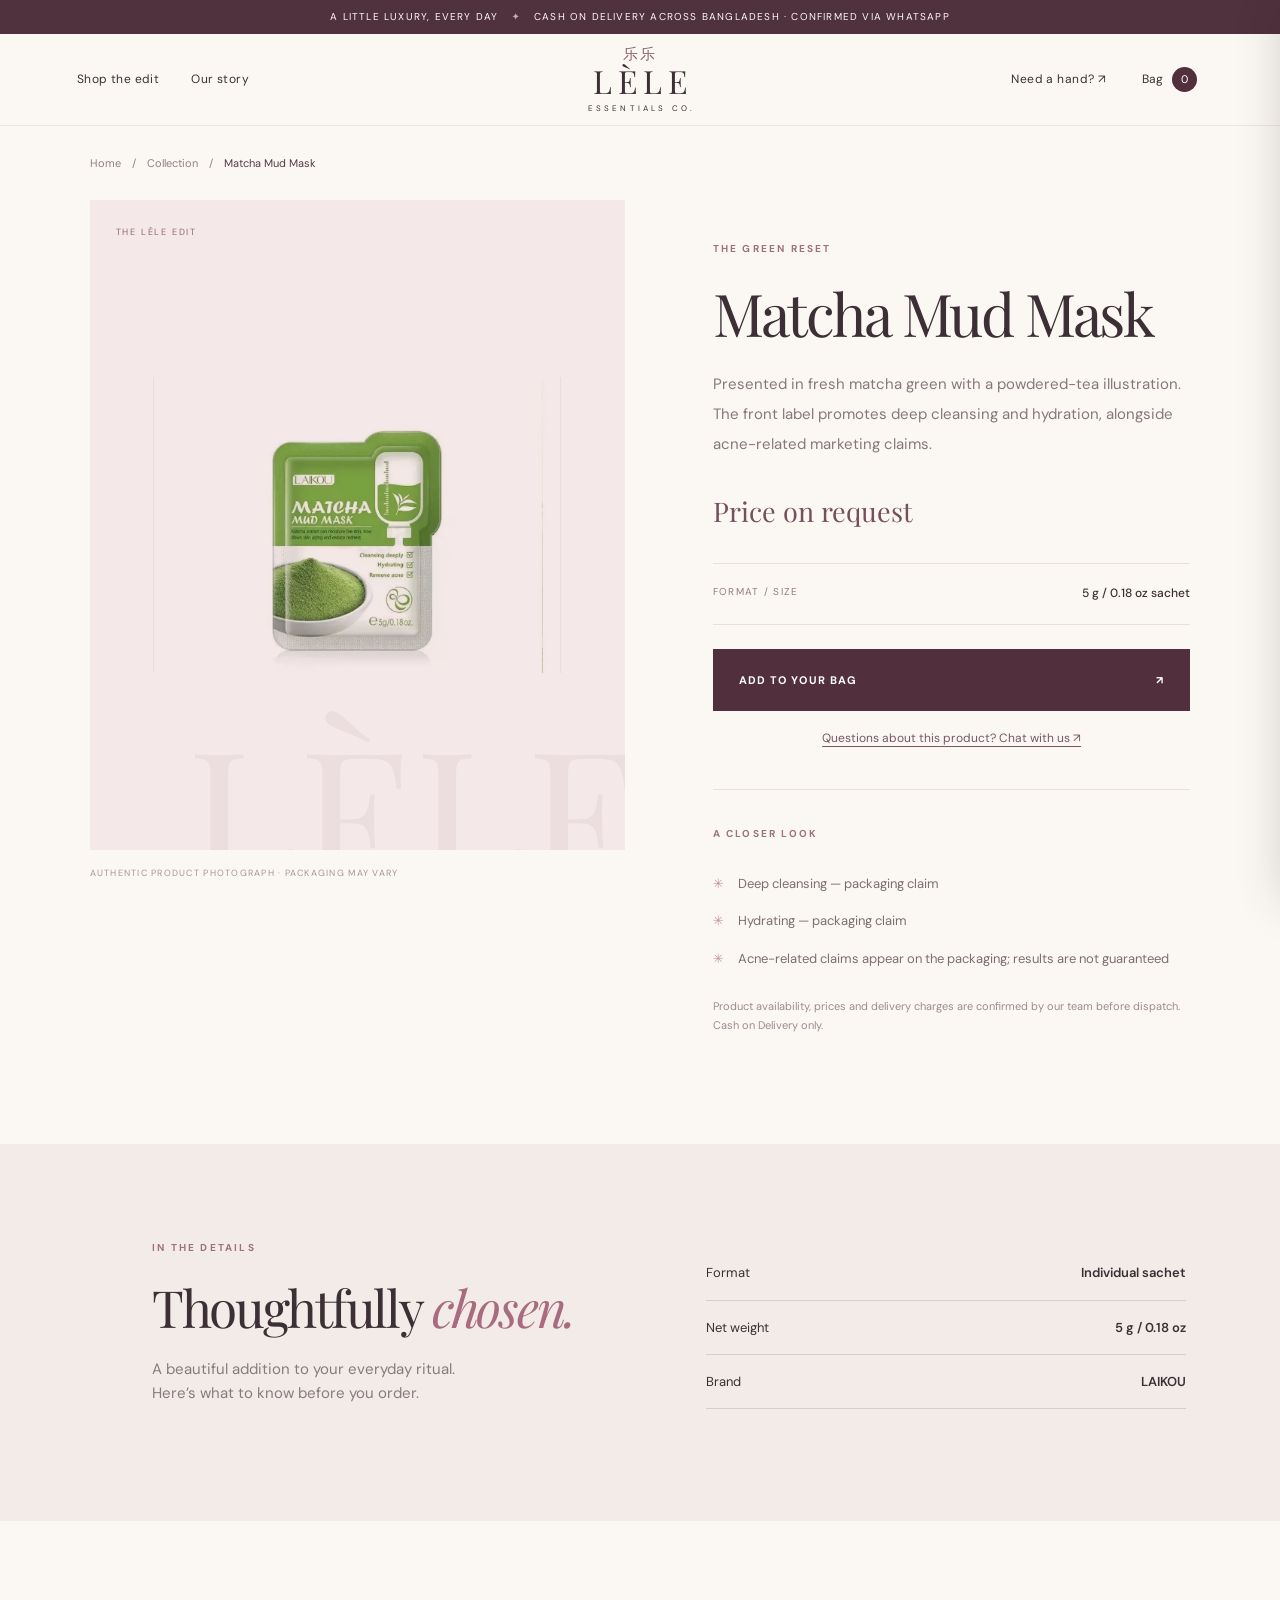
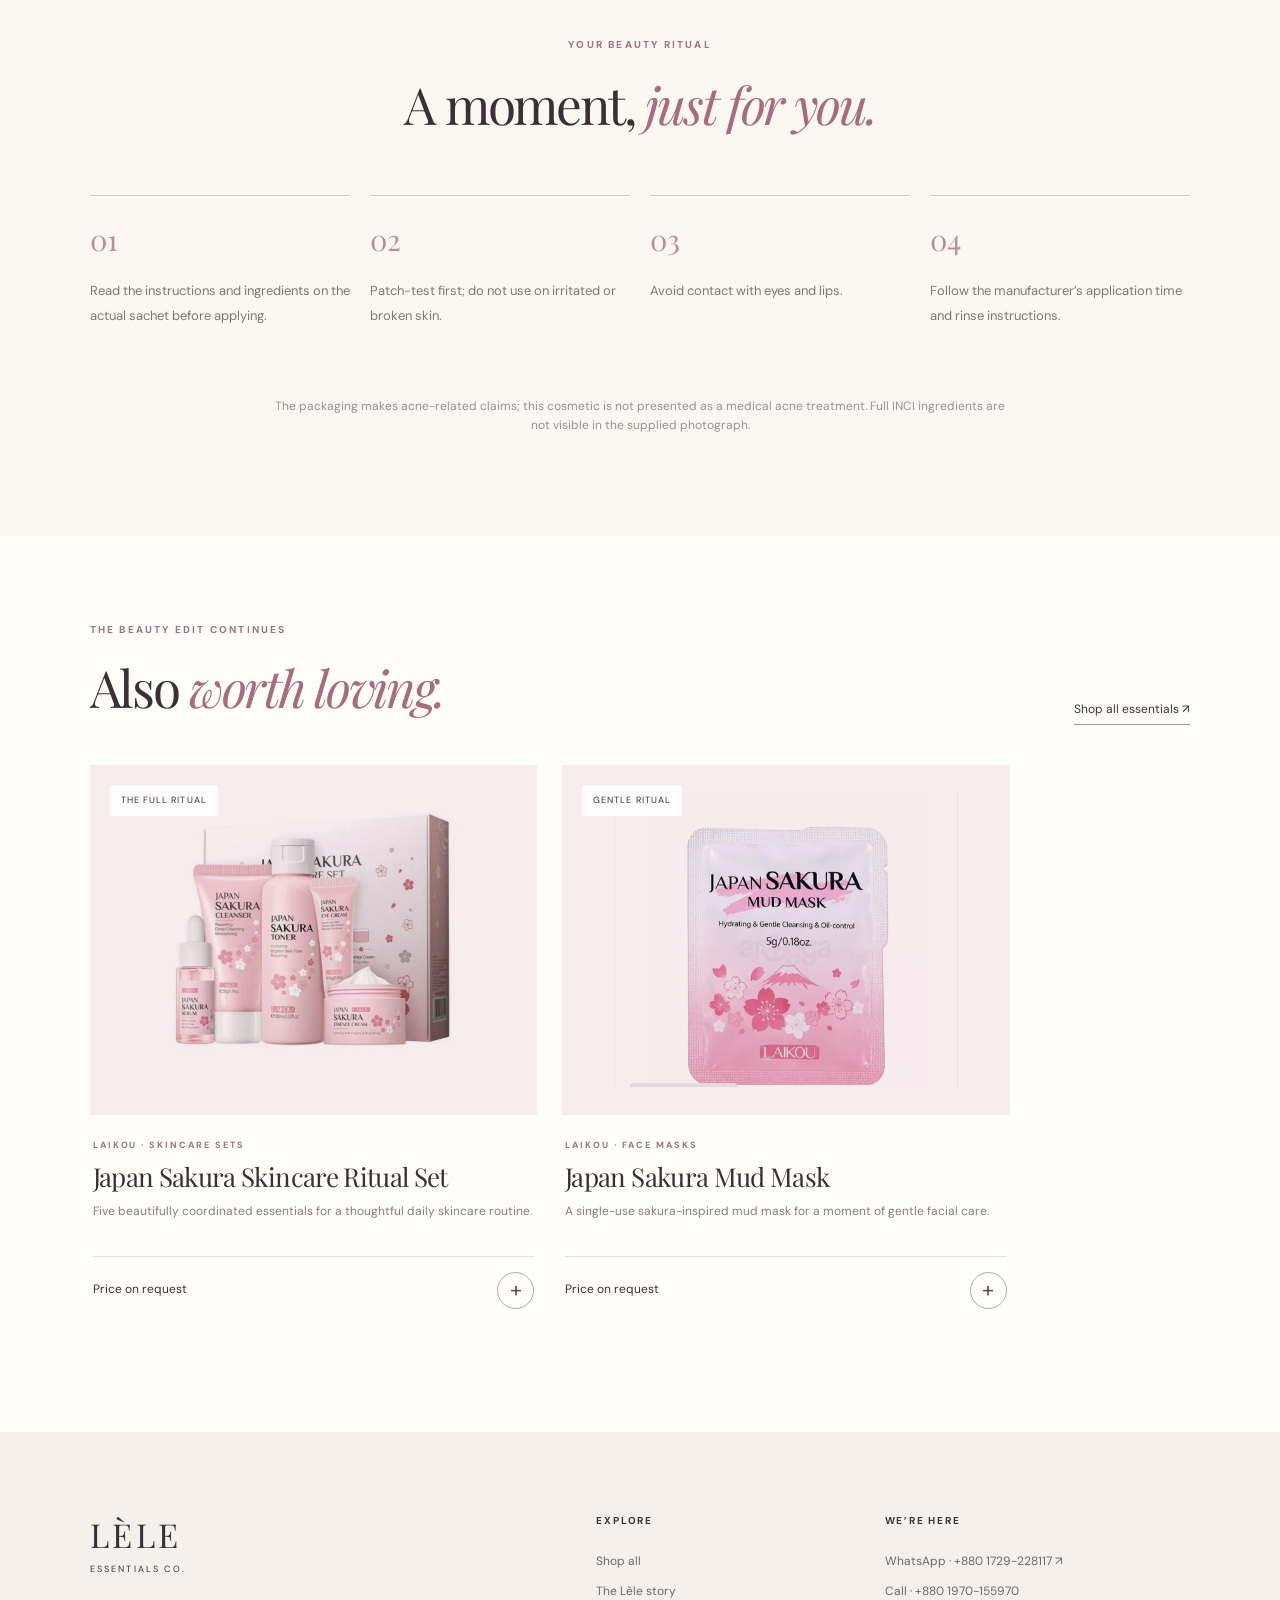
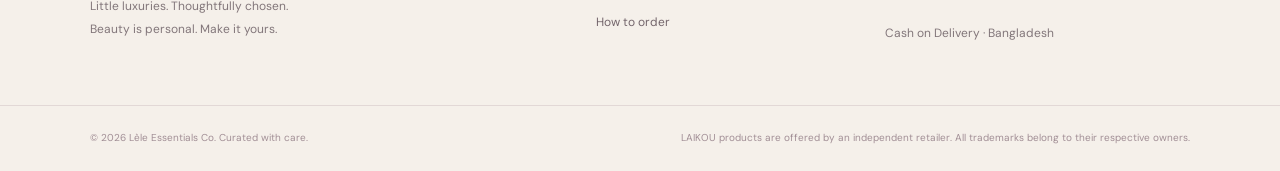
<file: .github/workflows/matcha-mask.html>
<!doctype html><html lang="en"><head><meta charset="utf-8"><meta name="viewport" content="width=device-width,initial-scale=1"><meta name="theme-color" content="#f8f3ee"><meta name="description" content="Explore the LAIKOU Matcha Mud Mask 5g sachet: matcha-inspired facial care with packaging claims of cleansing and hydration. Cash on Delivery in Bangladesh."><title>LAIKOU Matcha Mud Mask 5g | Lèle Essentials Co.</title><link rel="icon" href="favicon.svg" type="image/svg+xml"><link rel="preconnect" href="https://fonts.googleapis.com"><link rel="preconnect" href="https://fonts.gstatic.com" crossorigin><link href="https://fonts.googleapis.com/css2?family=DM+Sans:wght@400;500;600;700&family=Manrope:wght@400;500;600;700&family=Playfair+Display:ital,wght@0,400;0,500;0,600;1,400;1,500&display=swap" rel="stylesheet"><link rel="stylesheet" href="styles.css"><script src="app.js" defer></script></head><body data-root="" data-page="matcha-mask" data-product="matcha-mask"><div class="announcement">A little luxury, every day <span aria-hidden="true">✦</span> Cash on Delivery across Bangladesh · Confirmed via WhatsApp</div><header class="site-header"><div class="header-inner"><button class="menu-toggle icon-btn" aria-label="Toggle navigation" aria-expanded="false" data-menu-toggle>☰</button><nav class="desktop-nav" aria-label="Main navigation"><a href="index.html#collection">Shop the edit</a><a href="index.html#our-story">Our story</a></nav><a class="wordmark" href="index.html" aria-label="Lèle Essentials home"><span class="wordmark-cn">乐乐</span><span class="wordmark-name">LÈLE</span><span class="wordmark-sub">ESSENTIALS CO.</span></a><div class="header-right"><a class="contact-top" href="https://wa.me/8801729228117" target="_blank" rel="noopener noreferrer">Need a hand? ↗</a><button class="bag-trigger" data-open-cart aria-label="Open shopping bag"><span>Bag</span><span class="bag-counter" data-cart-count>0</span></button></div></div><nav id="mobile-nav" class="mobile-nav" aria-label="Mobile navigation" hidden><a href="index.html#collection">Shop the collection</a><a href="index.html#our-story">Our story</a><a href="index.html#contact">Contact us</a></nav></header><main id="main"><div class="breadcrumbs section-wrap"><a href="index.html">Home</a><span>/</span><a href="index.html#collection">Collection</a><span>/</span><span id="breadcrumb-current"></span></div><section class="detail-section section-wrap"><div class="detail-visual"><div class="detail-image-wrap"><span class="detail-photo-tag">THE LÈLE EDIT</span><img id="product-main-image" src="matcha-mask.webp" alt="LAIKOU Matcha Mud Mask 5g product photograph" width="900" height="900"><span class="detail-watermark">LÈLE</span></div><div class="image-caption">AUTHENTIC PRODUCT PHOTOGRAPH · PACKAGING MAY VARY</div></div><div class="detail-info"><span class="eyebrow" id="product-label"></span><h1 id="product-name">LAIKOU Matcha Mud Mask 5g</h1><p id="product-description" class="detail-lead"></p><div class="detail-price" id="product-price"></div><div class="detail-size"><span>FORMAT / SIZE</span><strong id="product-size"></strong></div><button id="product-add" class="button button-dark full detail-add" data-add="">Add to your bag <span>↗</span></button><a class="detail-question" href="https://wa.me/8801729228117" target="_blank" rel="noopener noreferrer">Questions about this product? Chat with us ↗</a><div class="detail-benefits"><span class="eyebrow">A CLOSER LOOK</span><ul id="product-highlights"></ul></div><div class="detail-smallnote">Product availability, prices and delivery charges are confirmed by our team before dispatch. Cash on Delivery only.</div></div></section><section class="detail-editorial section-wrap"><div><span class="eyebrow">IN THE DETAILS</span><h2>Thoughtfully <em>chosen.</em></h2><p>A beautiful addition to your everyday ritual. Here’s what to know before you order.</p></div><div class="detail-facts" id="product-includes"></div></section><section class="ritual section-wrap"><div class="ritual-heading"><span class="eyebrow">YOUR BEAUTY RITUAL</span><h2>A moment, <em>just for you.</em></h2></div><ol id="product-directions"></ol><p id="product-notes" class="product-note"></p></section><section class="related section-wrap"><div class="section-heading"><div><span class="eyebrow">THE BEAUTY EDIT CONTINUES</span><h2>Also <em>worth loving.</em></h2></div><a class="text-link" href="index.html#collection">Shop all essentials ↗</a></div><div id="related-products" class="product-grid"></div></section></main><footer class="footer" id="contact"><div class="footer-top"><div><a class="footer-logo" href="index.html">LÈLE <span>ESSENTIALS CO.</span></a><p>Little luxuries. Thoughtfully chosen.<br>Beauty is personal. Make it yours.</p></div><div><h3>Explore</h3><a href="index.html#collection">Shop all</a><a href="index.html#our-story">The Lèle story</a><a href="index.html#how-to-order">How to order</a></div><div><h3>We’re here</h3><a href="https://wa.me/8801729228117" target="_blank" rel="noopener noreferrer">WhatsApp · +880 1729-228117 ↗</a><a href="tel:+8801970155970">Call · +880 1970-155970</a><p>Cash on Delivery · Bangladesh</p></div></div><div class="footer-bottom"><span>© 2026 Lèle Essentials Co. Curated with care.</span><span>LAIKOU products are offered by an independent retailer. All trademarks belong to their respective owners.</span></div></footer><div id="overlay" class="overlay" hidden></div><aside id="cart-drawer" class="cart-drawer" aria-label="Your shopping bag" aria-hidden="true"><div class="drawer-head"><div><span class="eyebrow">YOUR EDIT</span><h2>The little luxuries bag<span class="cart-flower">✿</span></h2></div><button id="cart-close" class="close-btn" data-close-cart aria-label="Close bag">×</button></div><div id="cart-items" class="bag-items"></div><div class="drawer-foot"><p id="bag-summary"></p><button id="checkout-open" class="button button-dark full" disabled>Continue to Cash on Delivery <span>↗</span></button><p class="tiny">Checkout opens a WhatsApp order message. You must press Send to submit.</p></div></aside><section id="checkout-modal" class="checkout-modal" aria-label="Cash on Delivery checkout" role="dialog" aria-modal="true" hidden><div class="checkout-panel"><button class="close-btn checkout-close" data-close-checkout aria-label="Close checkout">×</button><div class="checkout-intro"><span class="eyebrow">A BEAUTIFUL DELIVERY</span><h2>Just a few details,<br><em>and it's yours.</em></h2><p>Cash on Delivery only. Your order is sent through WhatsApp for personal confirmation.</p></div><div class="checkout-layout"><form id="order-form" class="order-form"><label>Full name <input id="customer-name" name="name" autocomplete="name" placeholder="Your full name" required maxlength="100"></label><div class="form-two"><label>Mobile number <input name="phone" autocomplete="tel" inputmode="tel" placeholder="017XXXXXXXX" required maxlength="20"></label><label>Email address <input name="email" type="email" autocomplete="email" placeholder="you@example.com" required maxlength="120"></label></div><div class="form-two"><label>Division <select name="division" required><option value="">Select division</option><option>Dhaka</option><option>Chattogram</option><option>Rajshahi</option><option>Khulna</option><option>Barishal</option><option>Sylhet</option><option>Rangpur</option><option>Mymensingh</option></select></label><label>District / city <input name="district" autocomplete="address-level2" placeholder="Your district" required maxlength="80"></label></div><label>Full delivery address <textarea name="address" autocomplete="street-address" rows="3" placeholder="House, road, area, upazila and landmarks" required maxlength="350"></textarea></label><label>Delivery notes (optional) <textarea name="notes" rows="2" placeholder="Anything our team should know?" maxlength="250"></textarea></label><div class="payment-pill"><span>◉</span><div><strong>Cash on Delivery</strong><small>Pay the delivery person after order confirmation.</small></div></div><button class="button button-dark full" type="submit">Continue to WhatsApp <span>↗</span></button><p id="checkout-status" class="checkout-status" role="status" aria-live="polite"></p><a id="whatsapp-fallback" class="fallback-link" target="_blank" rel="noopener noreferrer" hidden>WhatsApp didn't open? Tap here.</a><p class="tiny">Your details are used to prepare a WhatsApp message on your device. Nothing is submitted until you press Send in WhatsApp.</p></form><aside class="checkout-summary"><span class="eyebrow">YOUR SELECTION</span><div id="checkout-products"></div><div class="summary-note"><strong>Personal service, from start to finish.</strong><p>We'll confirm prices, delivery charge, availability and timing in WhatsApp before dispatch.</p></div></aside></div></div></section><div id="announce" class="sr-only" aria-live="polite"></div></body></html>
</file>
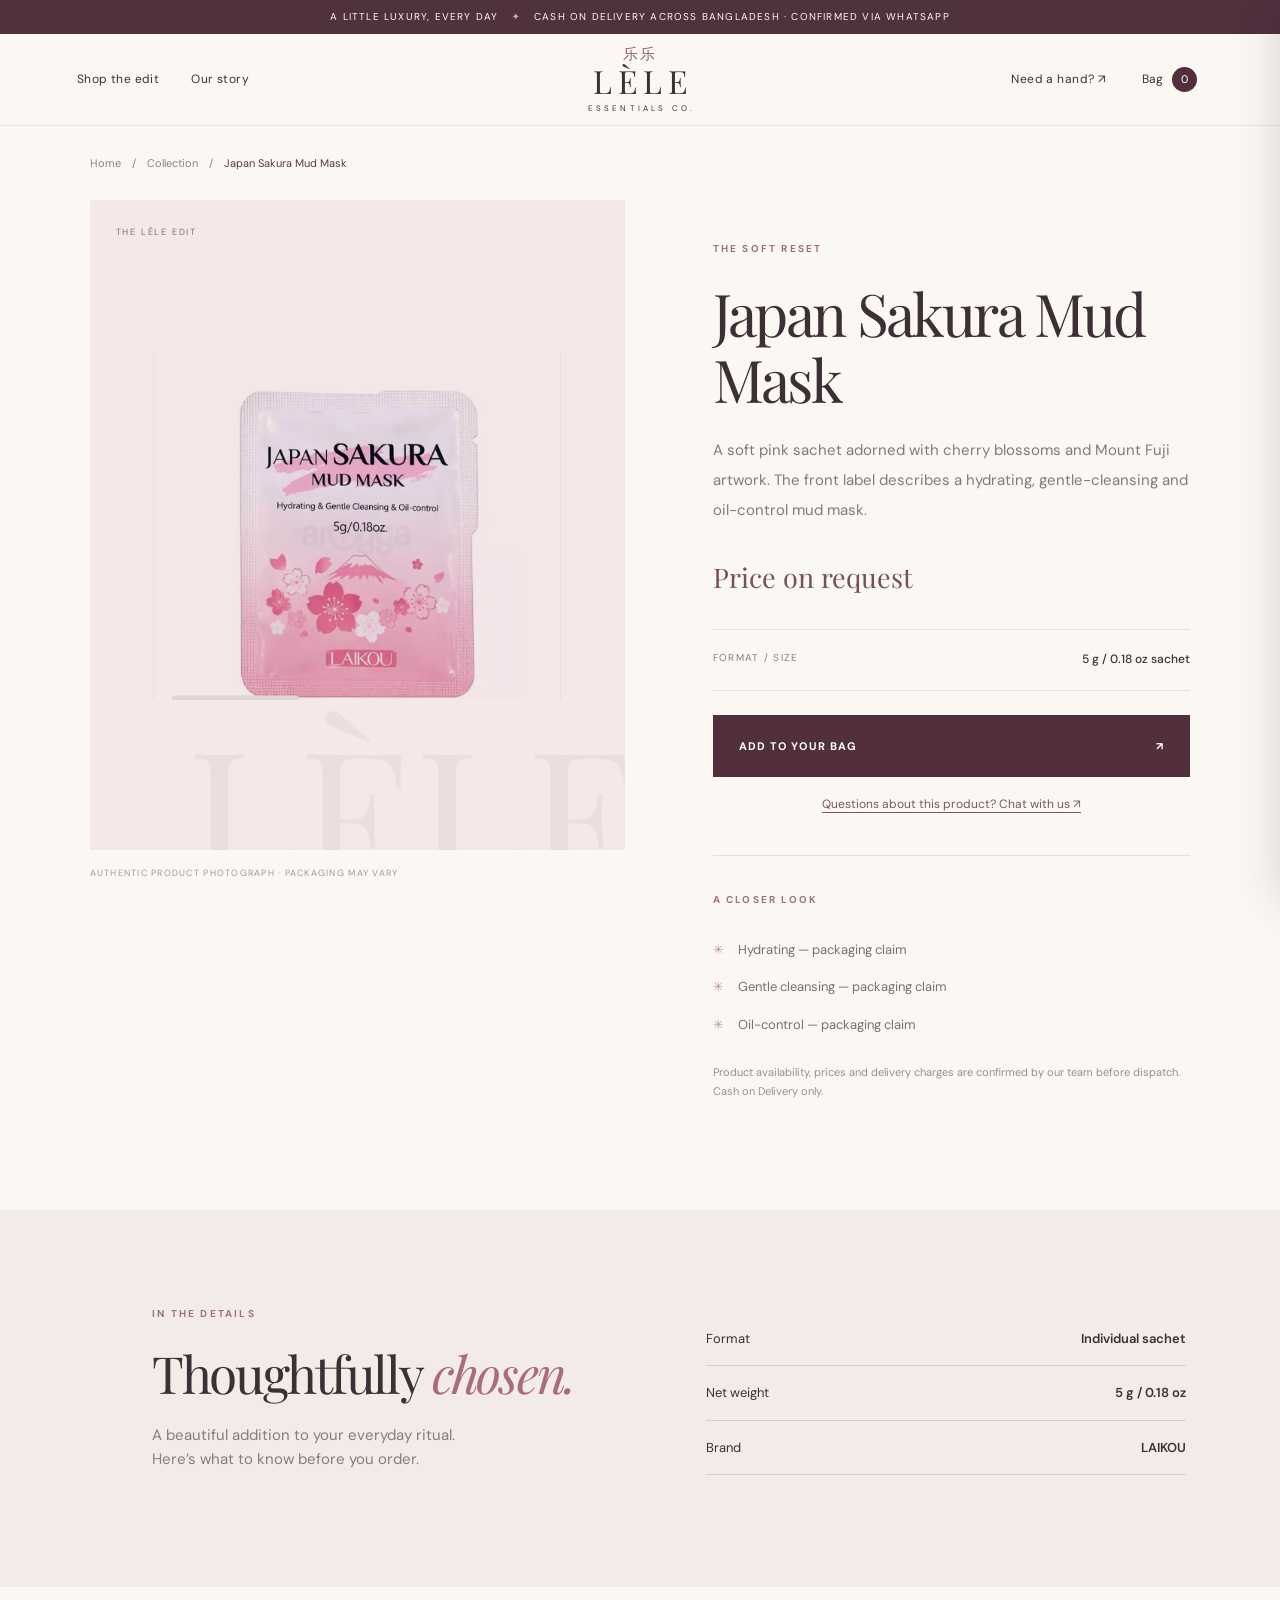
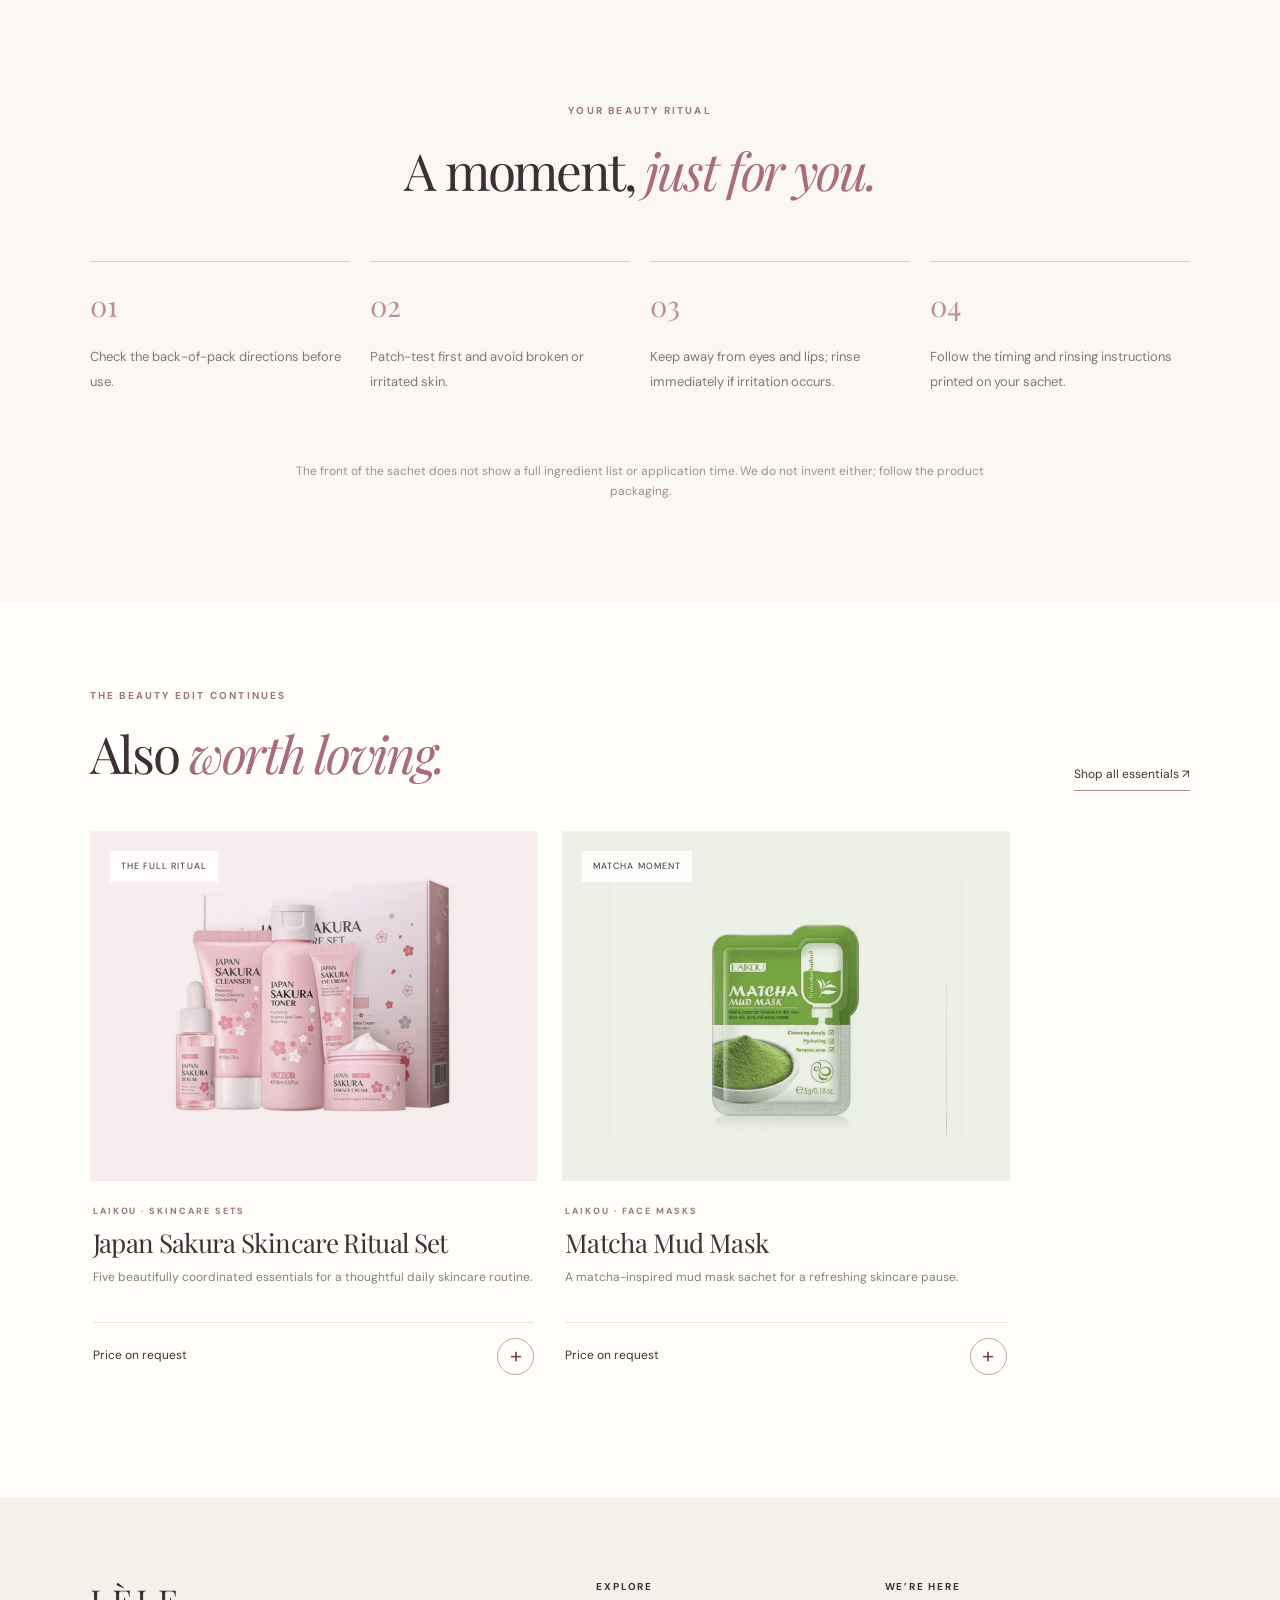
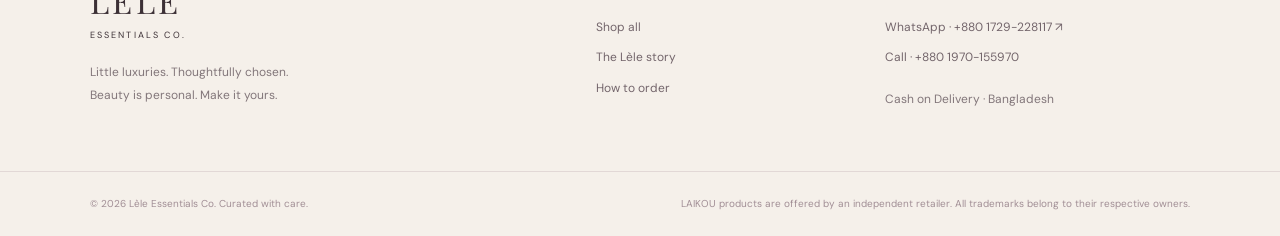
<file: .github/workflows/sakura-mask.html>
<!doctype html><html lang="en"><head><meta charset="utf-8"><meta name="viewport" content="width=device-width,initial-scale=1"><meta name="theme-color" content="#f8f3ee"><meta name="description" content="Explore the LAIKOU Japan Sakura Mud Mask 5g sachet with hydrating, gentle-cleansing and oil-control claims. Cash on Delivery in Bangladesh."><title>LAIKOU Japan Sakura Mud Mask 5g | Lèle Essentials Co.</title><link rel="icon" href="favicon.svg" type="image/svg+xml"><link rel="preconnect" href="https://fonts.googleapis.com"><link rel="preconnect" href="https://fonts.gstatic.com" crossorigin><link href="https://fonts.googleapis.com/css2?family=DM+Sans:wght@400;500;600;700&family=Manrope:wght@400;500;600;700&family=Playfair+Display:ital,wght@0,400;0,500;0,600;1,400;1,500&display=swap" rel="stylesheet"><link rel="stylesheet" href="styles.css"><script src="app.js" defer></script></head><body data-root="" data-page="sakura-mask" data-product="sakura-mask"><div class="announcement">A little luxury, every day <span aria-hidden="true">✦</span> Cash on Delivery across Bangladesh · Confirmed via WhatsApp</div><header class="site-header"><div class="header-inner"><button class="menu-toggle icon-btn" aria-label="Toggle navigation" aria-expanded="false" data-menu-toggle>☰</button><nav class="desktop-nav" aria-label="Main navigation"><a href="index.html#collection">Shop the edit</a><a href="index.html#our-story">Our story</a></nav><a class="wordmark" href="index.html" aria-label="Lèle Essentials home"><span class="wordmark-cn">乐乐</span><span class="wordmark-name">LÈLE</span><span class="wordmark-sub">ESSENTIALS CO.</span></a><div class="header-right"><a class="contact-top" href="https://wa.me/8801729228117" target="_blank" rel="noopener noreferrer">Need a hand? ↗</a><button class="bag-trigger" data-open-cart aria-label="Open shopping bag"><span>Bag</span><span class="bag-counter" data-cart-count>0</span></button></div></div><nav id="mobile-nav" class="mobile-nav" aria-label="Mobile navigation" hidden><a href="index.html#collection">Shop the collection</a><a href="index.html#our-story">Our story</a><a href="index.html#contact">Contact us</a></nav></header><main id="main"><div class="breadcrumbs section-wrap"><a href="index.html">Home</a><span>/</span><a href="index.html#collection">Collection</a><span>/</span><span id="breadcrumb-current"></span></div><section class="detail-section section-wrap"><div class="detail-visual"><div class="detail-image-wrap"><span class="detail-photo-tag">THE LÈLE EDIT</span><img id="product-main-image" src="sakura-mask.webp" alt="LAIKOU Japan Sakura Mud Mask 5g product photograph" width="900" height="900"><span class="detail-watermark">LÈLE</span></div><div class="image-caption">AUTHENTIC PRODUCT PHOTOGRAPH · PACKAGING MAY VARY</div></div><div class="detail-info"><span class="eyebrow" id="product-label"></span><h1 id="product-name">LAIKOU Japan Sakura Mud Mask 5g</h1><p id="product-description" class="detail-lead"></p><div class="detail-price" id="product-price"></div><div class="detail-size"><span>FORMAT / SIZE</span><strong id="product-size"></strong></div><button id="product-add" class="button button-dark full detail-add" data-add="">Add to your bag <span>↗</span></button><a class="detail-question" href="https://wa.me/8801729228117" target="_blank" rel="noopener noreferrer">Questions about this product? Chat with us ↗</a><div class="detail-benefits"><span class="eyebrow">A CLOSER LOOK</span><ul id="product-highlights"></ul></div><div class="detail-smallnote">Product availability, prices and delivery charges are confirmed by our team before dispatch. Cash on Delivery only.</div></div></section><section class="detail-editorial section-wrap"><div><span class="eyebrow">IN THE DETAILS</span><h2>Thoughtfully <em>chosen.</em></h2><p>A beautiful addition to your everyday ritual. Here’s what to know before you order.</p></div><div class="detail-facts" id="product-includes"></div></section><section class="ritual section-wrap"><div class="ritual-heading"><span class="eyebrow">YOUR BEAUTY RITUAL</span><h2>A moment, <em>just for you.</em></h2></div><ol id="product-directions"></ol><p id="product-notes" class="product-note"></p></section><section class="related section-wrap"><div class="section-heading"><div><span class="eyebrow">THE BEAUTY EDIT CONTINUES</span><h2>Also <em>worth loving.</em></h2></div><a class="text-link" href="index.html#collection">Shop all essentials ↗</a></div><div id="related-products" class="product-grid"></div></section></main><footer class="footer" id="contact"><div class="footer-top"><div><a class="footer-logo" href="index.html">LÈLE <span>ESSENTIALS CO.</span></a><p>Little luxuries. Thoughtfully chosen.<br>Beauty is personal. Make it yours.</p></div><div><h3>Explore</h3><a href="index.html#collection">Shop all</a><a href="index.html#our-story">The Lèle story</a><a href="index.html#how-to-order">How to order</a></div><div><h3>We’re here</h3><a href="https://wa.me/8801729228117" target="_blank" rel="noopener noreferrer">WhatsApp · +880 1729-228117 ↗</a><a href="tel:+8801970155970">Call · +880 1970-155970</a><p>Cash on Delivery · Bangladesh</p></div></div><div class="footer-bottom"><span>© 2026 Lèle Essentials Co. Curated with care.</span><span>LAIKOU products are offered by an independent retailer. All trademarks belong to their respective owners.</span></div></footer><div id="overlay" class="overlay" hidden></div><aside id="cart-drawer" class="cart-drawer" aria-label="Your shopping bag" aria-hidden="true"><div class="drawer-head"><div><span class="eyebrow">YOUR EDIT</span><h2>The little luxuries bag<span class="cart-flower">✿</span></h2></div><button id="cart-close" class="close-btn" data-close-cart aria-label="Close bag">×</button></div><div id="cart-items" class="bag-items"></div><div class="drawer-foot"><p id="bag-summary"></p><button id="checkout-open" class="button button-dark full" disabled>Continue to Cash on Delivery <span>↗</span></button><p class="tiny">Checkout opens a WhatsApp order message. You must press Send to submit.</p></div></aside><section id="checkout-modal" class="checkout-modal" aria-label="Cash on Delivery checkout" role="dialog" aria-modal="true" hidden><div class="checkout-panel"><button class="close-btn checkout-close" data-close-checkout aria-label="Close checkout">×</button><div class="checkout-intro"><span class="eyebrow">A BEAUTIFUL DELIVERY</span><h2>Just a few details,<br><em>and it's yours.</em></h2><p>Cash on Delivery only. Your order is sent through WhatsApp for personal confirmation.</p></div><div class="checkout-layout"><form id="order-form" class="order-form"><label>Full name <input id="customer-name" name="name" autocomplete="name" placeholder="Your full name" required maxlength="100"></label><div class="form-two"><label>Mobile number <input name="phone" autocomplete="tel" inputmode="tel" placeholder="017XXXXXXXX" required maxlength="20"></label><label>Email address <input name="email" type="email" autocomplete="email" placeholder="you@example.com" required maxlength="120"></label></div><div class="form-two"><label>Division <select name="division" required><option value="">Select division</option><option>Dhaka</option><option>Chattogram</option><option>Rajshahi</option><option>Khulna</option><option>Barishal</option><option>Sylhet</option><option>Rangpur</option><option>Mymensingh</option></select></label><label>District / city <input name="district" autocomplete="address-level2" placeholder="Your district" required maxlength="80"></label></div><label>Full delivery address <textarea name="address" autocomplete="street-address" rows="3" placeholder="House, road, area, upazila and landmarks" required maxlength="350"></textarea></label><label>Delivery notes (optional) <textarea name="notes" rows="2" placeholder="Anything our team should know?" maxlength="250"></textarea></label><div class="payment-pill"><span>◉</span><div><strong>Cash on Delivery</strong><small>Pay the delivery person after order confirmation.</small></div></div><button class="button button-dark full" type="submit">Continue to WhatsApp <span>↗</span></button><p id="checkout-status" class="checkout-status" role="status" aria-live="polite"></p><a id="whatsapp-fallback" class="fallback-link" target="_blank" rel="noopener noreferrer" hidden>WhatsApp didn't open? Tap here.</a><p class="tiny">Your details are used to prepare a WhatsApp message on your device. Nothing is submitted until you press Send in WhatsApp.</p></form><aside class="checkout-summary"><span class="eyebrow">YOUR SELECTION</span><div id="checkout-products"></div><div class="summary-note"><strong>Personal service, from start to finish.</strong><p>We'll confirm prices, delivery charge, availability and timing in WhatsApp before dispatch.</p></div></aside></div></div></section><div id="announce" class="sr-only" aria-live="polite"></div></body></html>
</file>
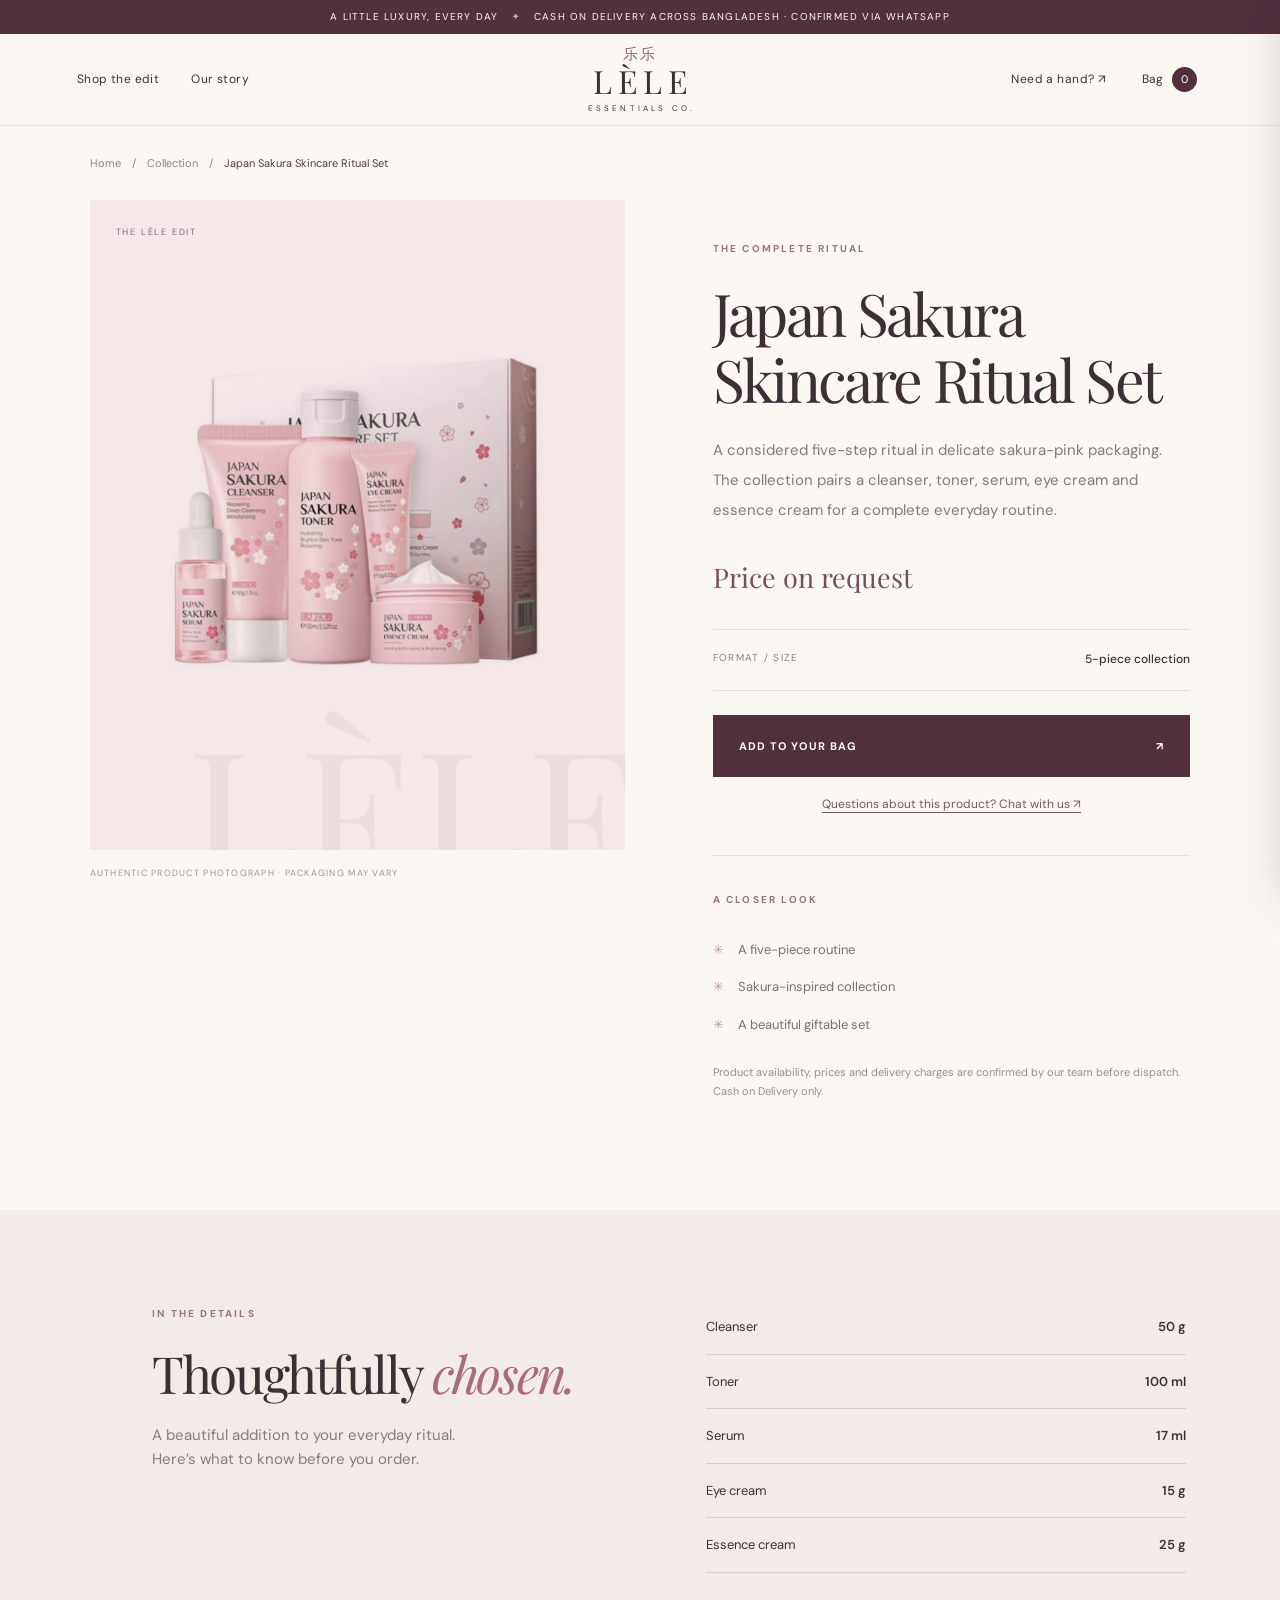
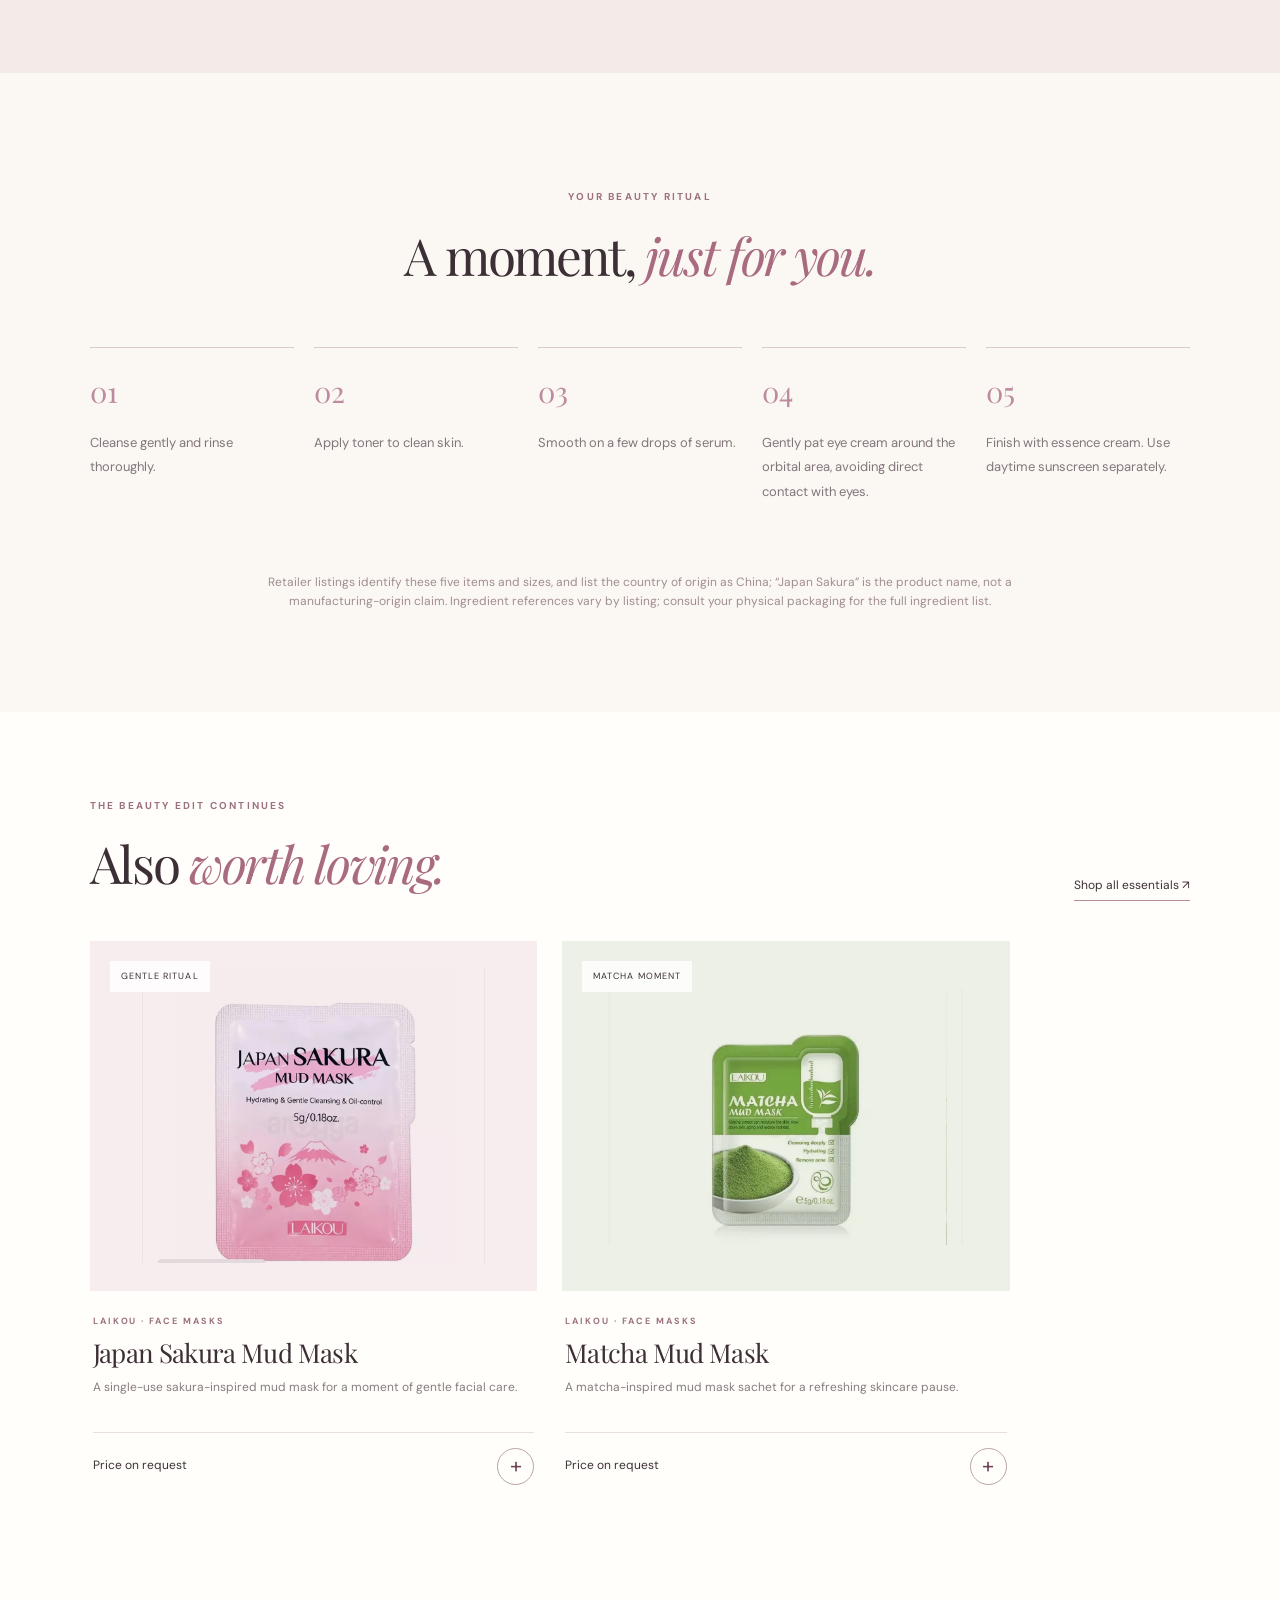
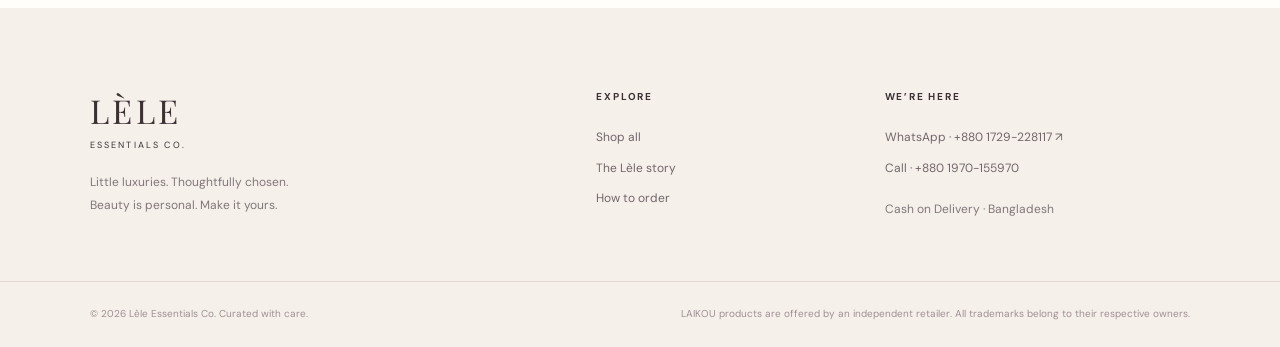
<file: .github/workflows/sakura-set.html>
<!doctype html><html lang="en"><head><meta charset="utf-8"><meta name="viewport" content="width=device-width,initial-scale=1"><meta name="theme-color" content="#f8f3ee"><meta name="description" content="A five-piece LAIKOU Japan Sakura skincare routine: cleanser 50g, toner 100ml, serum 17ml, eye cream 15g, essence cream 25g. Order COD via WhatsApp."><title>LAIKOU Japan Sakura 5-Piece Skincare Set | Lèle Essentials Co.</title><link rel="icon" href="favicon.svg" type="image/svg+xml"><link rel="preconnect" href="https://fonts.googleapis.com"><link rel="preconnect" href="https://fonts.gstatic.com" crossorigin><link href="https://fonts.googleapis.com/css2?family=DM+Sans:wght@400;500;600;700&family=Manrope:wght@400;500;600;700&family=Playfair+Display:ital,wght@0,400;0,500;0,600;1,400;1,500&display=swap" rel="stylesheet"><link rel="stylesheet" href="styles.css"><script src="app.js" defer></script></head><body data-root="" data-page="sakura-set" data-product="sakura-set"><div class="announcement">A little luxury, every day <span aria-hidden="true">✦</span> Cash on Delivery across Bangladesh · Confirmed via WhatsApp</div><header class="site-header"><div class="header-inner"><button class="menu-toggle icon-btn" aria-label="Toggle navigation" aria-expanded="false" data-menu-toggle>☰</button><nav class="desktop-nav" aria-label="Main navigation"><a href="index.html#collection">Shop the edit</a><a href="index.html#our-story">Our story</a></nav><a class="wordmark" href="index.html" aria-label="Lèle Essentials home"><span class="wordmark-cn">乐乐</span><span class="wordmark-name">LÈLE</span><span class="wordmark-sub">ESSENTIALS CO.</span></a><div class="header-right"><a class="contact-top" href="https://wa.me/8801729228117" target="_blank" rel="noopener noreferrer">Need a hand? ↗</a><button class="bag-trigger" data-open-cart aria-label="Open shopping bag"><span>Bag</span><span class="bag-counter" data-cart-count>0</span></button></div></div><nav id="mobile-nav" class="mobile-nav" aria-label="Mobile navigation" hidden><a href="index.html#collection">Shop the collection</a><a href="index.html#our-story">Our story</a><a href="index.html#contact">Contact us</a></nav></header><main id="main"><div class="breadcrumbs section-wrap"><a href="index.html">Home</a><span>/</span><a href="index.html#collection">Collection</a><span>/</span><span id="breadcrumb-current"></span></div><section class="detail-section section-wrap"><div class="detail-visual"><div class="detail-image-wrap"><span class="detail-photo-tag">THE LÈLE EDIT</span><img id="product-main-image" src="sakura-set.webp" alt="LAIKOU Japan Sakura 5-Piece Skincare Set product photograph" width="900" height="900"><span class="detail-watermark">LÈLE</span></div><div class="image-caption">AUTHENTIC PRODUCT PHOTOGRAPH · PACKAGING MAY VARY</div></div><div class="detail-info"><span class="eyebrow" id="product-label"></span><h1 id="product-name">LAIKOU Japan Sakura 5-Piece Skincare Set</h1><p id="product-description" class="detail-lead"></p><div class="detail-price" id="product-price"></div><div class="detail-size"><span>FORMAT / SIZE</span><strong id="product-size"></strong></div><button id="product-add" class="button button-dark full detail-add" data-add="">Add to your bag <span>↗</span></button><a class="detail-question" href="https://wa.me/8801729228117" target="_blank" rel="noopener noreferrer">Questions about this product? Chat with us ↗</a><div class="detail-benefits"><span class="eyebrow">A CLOSER LOOK</span><ul id="product-highlights"></ul></div><div class="detail-smallnote">Product availability, prices and delivery charges are confirmed by our team before dispatch. Cash on Delivery only.</div></div></section><section class="detail-editorial section-wrap"><div><span class="eyebrow">IN THE DETAILS</span><h2>Thoughtfully <em>chosen.</em></h2><p>A beautiful addition to your everyday ritual. Here’s what to know before you order.</p></div><div class="detail-facts" id="product-includes"></div></section><section class="ritual section-wrap"><div class="ritual-heading"><span class="eyebrow">YOUR BEAUTY RITUAL</span><h2>A moment, <em>just for you.</em></h2></div><ol id="product-directions"></ol><p id="product-notes" class="product-note"></p></section><section class="related section-wrap"><div class="section-heading"><div><span class="eyebrow">THE BEAUTY EDIT CONTINUES</span><h2>Also <em>worth loving.</em></h2></div><a class="text-link" href="index.html#collection">Shop all essentials ↗</a></div><div id="related-products" class="product-grid"></div></section></main><footer class="footer" id="contact"><div class="footer-top"><div><a class="footer-logo" href="index.html">LÈLE <span>ESSENTIALS CO.</span></a><p>Little luxuries. Thoughtfully chosen.<br>Beauty is personal. Make it yours.</p></div><div><h3>Explore</h3><a href="index.html#collection">Shop all</a><a href="index.html#our-story">The Lèle story</a><a href="index.html#how-to-order">How to order</a></div><div><h3>We’re here</h3><a href="https://wa.me/8801729228117" target="_blank" rel="noopener noreferrer">WhatsApp · +880 1729-228117 ↗</a><a href="tel:+8801970155970">Call · +880 1970-155970</a><p>Cash on Delivery · Bangladesh</p></div></div><div class="footer-bottom"><span>© 2026 Lèle Essentials Co. Curated with care.</span><span>LAIKOU products are offered by an independent retailer. All trademarks belong to their respective owners.</span></div></footer><div id="overlay" class="overlay" hidden></div><aside id="cart-drawer" class="cart-drawer" aria-label="Your shopping bag" aria-hidden="true"><div class="drawer-head"><div><span class="eyebrow">YOUR EDIT</span><h2>The little luxuries bag<span class="cart-flower">✿</span></h2></div><button id="cart-close" class="close-btn" data-close-cart aria-label="Close bag">×</button></div><div id="cart-items" class="bag-items"></div><div class="drawer-foot"><p id="bag-summary"></p><button id="checkout-open" class="button button-dark full" disabled>Continue to Cash on Delivery <span>↗</span></button><p class="tiny">Checkout opens a WhatsApp order message. You must press Send to submit.</p></div></aside><section id="checkout-modal" class="checkout-modal" aria-label="Cash on Delivery checkout" role="dialog" aria-modal="true" hidden><div class="checkout-panel"><button class="close-btn checkout-close" data-close-checkout aria-label="Close checkout">×</button><div class="checkout-intro"><span class="eyebrow">A BEAUTIFUL DELIVERY</span><h2>Just a few details,<br><em>and it's yours.</em></h2><p>Cash on Delivery only. Your order is sent through WhatsApp for personal confirmation.</p></div><div class="checkout-layout"><form id="order-form" class="order-form"><label>Full name <input id="customer-name" name="name" autocomplete="name" placeholder="Your full name" required maxlength="100"></label><div class="form-two"><label>Mobile number <input name="phone" autocomplete="tel" inputmode="tel" placeholder="017XXXXXXXX" required maxlength="20"></label><label>Email address <input name="email" type="email" autocomplete="email" placeholder="you@example.com" required maxlength="120"></label></div><div class="form-two"><label>Division <select name="division" required><option value="">Select division</option><option>Dhaka</option><option>Chattogram</option><option>Rajshahi</option><option>Khulna</option><option>Barishal</option><option>Sylhet</option><option>Rangpur</option><option>Mymensingh</option></select></label><label>District / city <input name="district" autocomplete="address-level2" placeholder="Your district" required maxlength="80"></label></div><label>Full delivery address <textarea name="address" autocomplete="street-address" rows="3" placeholder="House, road, area, upazila and landmarks" required maxlength="350"></textarea></label><label>Delivery notes (optional) <textarea name="notes" rows="2" placeholder="Anything our team should know?" maxlength="250"></textarea></label><div class="payment-pill"><span>◉</span><div><strong>Cash on Delivery</strong><small>Pay the delivery person after order confirmation.</small></div></div><button class="button button-dark full" type="submit">Continue to WhatsApp <span>↗</span></button><p id="checkout-status" class="checkout-status" role="status" aria-live="polite"></p><a id="whatsapp-fallback" class="fallback-link" target="_blank" rel="noopener noreferrer" hidden>WhatsApp didn't open? Tap here.</a><p class="tiny">Your details are used to prepare a WhatsApp message on your device. Nothing is submitted until you press Send in WhatsApp.</p></form><aside class="checkout-summary"><span class="eyebrow">YOUR SELECTION</span><div id="checkout-products"></div><div class="summary-note"><strong>Personal service, from start to finish.</strong><p>We'll confirm prices, delivery charge, availability and timing in WhatsApp before dispatch.</p></div></aside></div></div></section><div id="announce" class="sr-only" aria-live="polite"></div></body></html>
</file>
<file: .github/workflows/styles.css>
:root{--ink:#3c3036;--plum:#512f3d;--wine:#754456;--blush:#e7bfc2;--pink:#f7e8e8;--cream:#fbf8f4;--paper:#fffefa;--muted:#82757a;--line:#e9dfdd;--sage:#dfe6d9;--serif:'Playfair Display',Georgia,serif;--sans:'DM Sans',Arial,sans;--ease:cubic-bezier(.22,1,.36,1)}*{box-sizing:border-box}html{scroll-behavior:smooth;scroll-padding-top:100px}body{margin:0;background:var(--cream);color:var(--ink);font:15px/1.65 var(--sans);-webkit-font-smoothing:antialiased}body.locked{overflow:hidden}a{color:inherit;text-decoration:none}button,input,select,textarea{font:inherit}button{cursor:pointer}button:disabled{opacity:.4;cursor:not-allowed}img{display:block;max-width:100%}h1,h2,h3,p{margin-top:0}h1,h2,h3{font-weight:400}h1,h2{font-family:var(--serif);letter-spacing:-.045em}em{font-weight:400}::selection{background:#e4b6c1;color:#3d2834}:focus-visible{outline:2px solid #a84c6c;outline-offset:4px}.sr-only{position:absolute!important;width:1px;height:1px;padding:0;margin:-1px;overflow:hidden;clip:rect(0,0,0,0);white-space:nowrap;border:0}.announcement{height:34px;display:flex;justify-content:center;align-items:center;gap:13px;text-align:center;background:#50313e;color:#fff8f5;font-size:10px;letter-spacing:.12em;text-transform:uppercase}.announcement span{color:#d7a7b6}.site-header{position:sticky;top:0;z-index:30;background:rgba(251,248,244,.94);backdrop-filter:blur(20px);border-bottom:1px solid rgba(81,47,61,.09)}.header-inner{max-width:1500px;height:91px;padding:0 6%;margin:auto;display:grid;grid-template-columns:1fr 1fr 1fr;align-items:center}.desktop-nav{display:flex;gap:32px}.desktop-nav a,.contact-top{font-size:12px;letter-spacing:.035em;transition:color .2s}.desktop-nav a:hover,.contact-top:hover{color:#b56c85}.wordmark{justify-self:center;display:flex;align-items:center;flex-direction:column;line-height:1}.wordmark-cn{font-size:15px;letter-spacing:.15em;margin-bottom:3px;color:#916475}.wordmark-name{font-family:var(--serif);font-size:32px;letter-spacing:.18em;padding-left:.18em}.wordmark-sub{font-size:8px;letter-spacing:.4em;padding-left:.4em;margin-top:7px}.header-right{display:flex;align-items:center;justify-content:flex-end;gap:30px}.bag-trigger{border:0;background:none;display:flex;align-items:center;gap:9px;color:var(--ink);font-size:12px}.bag-counter{display:grid;place-items:center;background:var(--plum);color:#fff;border-radius:50%;width:25px;height:25px;font-size:11px}.menu-toggle{display:none}.mobile-nav{background:var(--cream);padding:20px 6% 26px;border-top:1px solid var(--line)}.mobile-nav a{display:block;padding:9px 0}.mobile-nav[hidden],.overlay[hidden],.checkout-modal[hidden]{display:none!important}.section-wrap{max-width:1440px;margin:0 auto;padding-left:7%;padding-right:7%}.eyebrow{font-size:10px;font-weight:700;letter-spacing:.22em;text-transform:uppercase;color:#9c7180}.hero{min-height:665px;display:grid;grid-template-columns:49% 51%;background:#f5ebe7;overflow:hidden}.hero-copy{padding:110px 6% 35px max(7%,calc((100vw - 1440px)/2 + 100px));display:flex;flex-direction:column;align-items:flex-start;justify-content:center;position:relative;z-index:2}.hero-kicker{font-size:10px;letter-spacing:.2em;font-weight:700;color:#987381;display:flex;align-items:center;gap:15px}.hero-kicker .line{height:1px;width:32px;background:#b88b9a}.hero h1{font-size:clamp(62px,6.6vw,108px);line-height:1.06;margin:34px 0 25px;color:#49323d}.hero h1 em,.section-heading h2 em,.intro h2 em,.editorial h2 em,.steps h2 em,.contact-band h2 em,.detail-editorial h2 em,.ritual h2 em{color:#a96b80}.period{color:#c68ea1}.hero-copy>p{font-size:15px;color:#75696f;max-width:340px;line-height:1.9}.hero-actions{display:flex;align-items:center;gap:32px;margin-top:24px}.button{min-height:54px;display:inline-flex;align-items:center;justify-content:space-between;gap:30px;padding:0 25px;border:1px solid transparent;font-size:11px;font-weight:700;letter-spacing:.1em;text-transform:uppercase;transition:transform .25s var(--ease),background .25s,color .25s;text-align:left}.button:hover:not(:disabled){transform:translateY(-2px)}.button-dark{background:var(--plum);color:#fff}.button-dark:hover:not(:disabled){background:#754c5c}.button-outline{border-color:#6d4b58;color:var(--plum);background:transparent}.button-outline:hover{background:var(--plum);color:white}.button-light{background:#fffaf5;color:var(--plum)}.text-link{font-size:12px;border-bottom:1px solid #b78b99;padding-bottom:5px}.text-link span{margin-left:12px}.hero-bottom{display:flex;align-items:center;gap:18px;color:#987f87;font-size:9px;letter-spacing:.2em;margin-top:70px}.mini-rule{height:1px;width:70px;background:#bc9ea7}.hero-art{background:radial-gradient(circle at 55% 40%,#f7e4e4,#eacbd1 65%,#e0bbc7);position:relative;display:grid;place-items:center;overflow:hidden;min-height:620px}.hero-orbit{position:absolute;border:1px solid rgba(255,255,255,.5);border-radius:50%;width:680px;height:680px;transform:rotate(-20deg)}.orbit-two{width:510px;height:510px;border-color:rgba(255,255,255,.45)}.hero-image-card{position:relative;width:72%;max-width:590px;z-index:1;filter:drop-shadow(0 28px 40px rgba(114,57,79,.12));animation:float 7s ease-in-out infinite}.hero-image-card img{width:100%;height:auto;mix-blend-mode:multiply;clip-path:inset(1% 1% 1% 1% round 14px)}@keyframes float{0%,100%{transform:translateY(0)}50%{transform:translateY(-13px)}}.hero-art-label{position:absolute;left:7%;bottom:10%;font-family:var(--serif);font-size:26px;line-height:1.25;color:#724d5d;z-index:2}.hero-art-label em{color:#fff}.hero-stamp{position:absolute;right:7%;top:7%;font-size:10px;letter-spacing:.17em;transform:rotate(10deg);color:#805766}.hero-stamp span{color:#fff}.petal{position:absolute;color:rgba(255,255,255,.68);z-index:2}.petal-one{font-size:55px;left:11%;top:17%;transform:rotate(-22deg)}.petal-two{font-size:29px;right:16%;bottom:20%}.petal-three{font-size:22px;right:11%;top:26%}.marquee{background:#603a4a;color:#fff5f2;overflow:hidden;white-space:nowrap;height:55px;display:flex;align-items:center;justify-content:center}.marquee div{font-size:10px;letter-spacing:.22em;font-weight:600}.marquee span{margin:0 34px;color:#dfb7c3}.intro{text-align:center;padding-top:125px;padding-bottom:122px;position:relative}.intro h2{font-size:clamp(40px,4vw,65px);line-height:1.23;margin:25px auto}.intro>p{max-width:540px;color:var(--muted);margin:0 auto;line-height:2}.small-flower{position:absolute;right:13%;bottom:55px;color:#e2bac3;font-size:42px}.section-heading{display:flex;justify-content:space-between;align-items:flex-end;gap:30px;margin-bottom:40px}.section-heading h2{font-size:clamp(38px,4vw,62px);margin:15px 0 7px;line-height:1.22}.section-heading p{color:var(--muted);margin:0}.section-aside{font-size:9px;letter-spacing:.17em;line-height:2.1;color:#a98c94;text-align:right}.collection{padding-top:90px;padding-bottom:105px;background:var(--paper)}.collection-tools{display:flex;justify-content:space-between;gap:20px;align-items:center;margin:0 0 29px;border-bottom:1px solid var(--line);padding-bottom:18px}.filters{display:flex;flex-wrap:wrap;gap:8px}.filters button{background:none;border:1px solid transparent;border-radius:50px;padding:9px 17px;color:#7e7175;font-size:12px}.filters button:hover,.filters button.active{background:#f4e5e7;color:#704253}.search-label{display:flex;align-items:center;border-bottom:1px solid #cdbdc0;min-width:200px}.search-label input{background:none;border:0;outline:0;padding:8px;width:100%;font-size:12px}.search-label span{font-size:25px;color:#9e7582}.product-grid{display:grid;grid-template-columns:repeat(3,minmax(0,1fr));gap:25px}.product-card{min-width:0}.product-card-image{height:360px;background:#f7edef;display:grid;place-items:center;position:relative;overflow:hidden}.product-card-image.sage{background:#edf0e7}.product-card-image img{width:86%;height:84%;object-fit:contain;mix-blend-mode:multiply;transition:transform .7s var(--ease)}.product-card-image:hover img{transform:scale(1.065)}.card-tag{position:absolute;z-index:2;left:20px;top:20px;background:rgba(255,255,255,.86);font-size:9px;letter-spacing:.12em;padding:8px 11px;text-transform:uppercase}.card-view{position:absolute;bottom:0;left:0;right:0;background:rgba(81,47,61,.93);color:white;text-align:center;font-size:11px;padding:14px;transform:translateY(100%);transition:transform .3s}.product-card-image:hover .card-view{transform:translateY(0)}.product-card-info{padding:23px 3px}.product-card-info .eyebrow{font-size:9px}.card-name{display:block;font-family:var(--serif);font-size:26px;letter-spacing:-.025em;margin:8px 0 7px;line-height:1.25}.card-name:hover{color:#a86c7f}.product-card-info p{color:#877c7f;font-size:12px;line-height:1.75;min-height:43px}.product-card-bottom{display:flex;align-items:center;justify-content:space-between;border-top:1px solid var(--line);padding-top:15px;font-size:12px}.round-add{border:1px solid #bba3aa;background:transparent;border-radius:50%;width:37px;height:37px;color:#704657;font-size:22px;line-height:1}.round-add:hover{background:var(--plum);color:#fff}.collection-end{text-align:center;margin-top:72px;font-size:9px;letter-spacing:.2em;color:#a88892}.collection-end span{margin:0 14px;color:#bd8da0}.no-results{grid-column:1/-1;text-align:center;padding:70px 0;color:var(--muted)}.editorial{display:grid;grid-template-columns:1fr 1fr;min-height:640px}.editorial-visual{position:relative;background:#f3dfe2;display:grid;place-items:center;overflow:hidden}.editorial-visual img{width:63%;max-height:510px;object-fit:contain;mix-blend-mode:multiply;filter:drop-shadow(0 15px 25px rgba(123,80,93,.12))}.editorial-visual-caption{position:absolute;bottom:35px;left:40px;font-size:9px;letter-spacing:.2em;color:#9b7280}.editorial-copy{background:#f3ebe6;padding:12% 13%;display:flex;flex-direction:column;align-items:flex-start;justify-content:center;position:relative;overflow:hidden}.editorial-copy h2{font-size:clamp(40px,4.1vw,67px);line-height:1.24;margin:25px 0}.editorial-copy p{color:#85747a;max-width:400px;line-height:2;margin-bottom:28px}.editorial-deco{position:absolute;bottom:-80px;right:10px;font-size:280px;color:rgba(188,126,145,.11);line-height:1;pointer-events:none}.steps{padding-top:120px;padding-bottom:120px}.section-heading.centered{display:block;text-align:center}.step-grid{display:grid;grid-template-columns:repeat(3,1fr);gap:40px;margin-top:75px}.step-grid article{border-top:1px solid #d8c9c9;padding-top:24px}.step-grid article>span{font-family:var(--serif);color:#b17a8d;font-size:28px}.step-grid h3{font-family:var(--serif);font-size:26px;margin:16px 0 9px}.step-grid p{color:var(--muted);max-width:320px;font-size:13px}.contact-band{background:#613e4d;color:#fff;display:flex;justify-content:space-between;align-items:center;padding:65px max(7%,calc((100vw - 1440px)/2 + 100px));gap:30px}.contact-band .eyebrow{color:#d9a9b8}.contact-band h2{font-size:clamp(34px,3.5vw,54px);margin:12px 0}.contact-band h2 em{color:#edbeca}.contact-band p{margin:0;color:#e3cdd5;font-size:13px}.footer{background:#f5f0ea}.footer-top{max-width:1440px;padding:75px 7% 60px;margin:auto;display:grid;grid-template-columns:2fr 1fr 1.4fr;gap:70px}.footer-logo{font-family:var(--serif);font-size:33px;letter-spacing:.11em}.footer-logo span{display:block;font:9px var(--sans);letter-spacing:.24em;margin-top:2px}.footer-top p{color:#82767a;font-size:12px;line-height:1.9;margin:20px 0 0}.footer-top h3{font:700 10px var(--sans);letter-spacing:.18em;text-transform:uppercase;margin:7px 0 25px}.footer-top a:not(.footer-logo){display:block;font-size:12px;color:#73656b;margin:11px 0}.footer-top a:hover{color:#aa6b82}.footer-bottom{border-top:1px solid #e2d8d6;display:flex;justify-content:space-between;gap:20px;padding:24px 7%;font-size:10px;color:#a18e95}.overlay{position:fixed;inset:0;background:rgba(28,19,24,.45);z-index:40}.cart-drawer{position:fixed;z-index:41;top:0;right:0;bottom:0;width:min(470px,100%);background:var(--paper);display:flex;flex-direction:column;transform:translateX(103%);transition:transform .42s var(--ease);box-shadow:-12px 0 45px #2b1c2433}.cart-drawer.is-open{transform:translateX(0)}.drawer-head{padding:34px 30px 23px;border-bottom:1px solid var(--line);display:flex;justify-content:space-between;align-items:flex-start}.drawer-head h2{font-family:var(--serif);font-size:29px;margin:10px 0 0}.cart-flower{font-size:17px;color:#c78c9e;margin-left:8px}.close-btn{border:0;background:none;font-size:29px;line-height:1;color:#765a65}.bag-items{flex:1;overflow:auto;padding:25px 30px}.bag-item{display:grid;grid-template-columns:95px 1fr 22px;gap:16px;padding:0 0 20px;margin-bottom:20px;border-bottom:1px solid var(--line)}.bag-item img{width:95px;height:110px;object-fit:contain;background:#f5e8e9}.bag-item-title{font-family:var(--serif);font-size:18px;line-height:1.3;display:block}.bag-item p{font-size:11px;color:#93848a;margin:7px 0}.remove-item{background:none;border:0;font-size:20px;color:#9d8890;align-self:start}.qty-control{display:inline-flex;align-items:center;border:1px solid #ddd0d2;height:31px}.qty-control button{background:none;border:0;width:29px;height:29px}.qty-control span{font-size:12px;width:22px;text-align:center}.drawer-foot{border-top:1px solid var(--line);padding:22px 30px 28px}.drawer-foot>p:first-child{font-size:12px;color:#8a737b}.full{width:100%}.tiny{font-size:10px!important;color:#98878c;line-height:1.6}.empty-bag{text-align:center;padding:75px 0}.empty-symbol{font-size:50px;color:#d8a4b6}.empty-bag h3{font-family:var(--serif);font-size:29px;margin:12px 0}.empty-bag p{color:#98878c}.checkout-modal{position:fixed;z-index:55;inset:0;background:rgba(39,25,33,.72);overflow:auto;padding:28px 16px}.checkout-panel{position:relative;background:var(--paper);max-width:1050px;margin:20px auto;padding:50px 55px;box-shadow:0 20px 100px #20121950}.checkout-close{position:absolute;right:24px;top:22px}.checkout-intro h2{font-size:clamp(35px,4vw,53px);line-height:1.18;margin:14px 0}.checkout-intro h2 em{color:#aa7083}.checkout-intro>p{color:#8b7d81;font-size:13px}.checkout-layout{display:grid;grid-template-columns:1.5fr 1fr;gap:55px;margin-top:35px}.order-form{display:grid;gap:15px}.order-form label{display:grid;gap:7px;font-size:11px;font-weight:600;letter-spacing:.03em}.order-form input,.order-form select,.order-form textarea{border:1px solid #dfd4d3;background:#fffdfb;padding:13px 14px;outline:0;border-radius:0;font-size:13px;min-width:0}.order-form input:focus,.order-form select:focus,.order-form textarea:focus{border-color:#a77486}.form-two{display:grid;grid-template-columns:1fr 1fr;gap:14px}.payment-pill{display:flex;gap:15px;background:#f7eeee;padding:14px 16px;align-items:center}.payment-pill>span{font-size:20px;color:#865468}.payment-pill strong,.payment-pill small{display:block}.payment-pill strong{font-size:12px}.payment-pill small{font-size:10px;color:#9c878e}.checkout-summary{background:#f8f1ef;padding:25px;align-self:start}.checkout-summary #checkout-products{margin-top:20px}.checkout-summary #checkout-products>div{display:flex;justify-content:space-between;gap:12px;border-bottom:1px solid #e7d9d9;padding:13px 0;font-size:12px}.checkout-summary #checkout-products strong{white-space:nowrap;font-size:11px}.summary-note{margin-top:40px;font-size:12px}.summary-note p{color:#8d7a81;font-size:11px}.checkout-status{color:#5e644c;font-size:12px}.fallback-link{font-size:12px;text-decoration:underline;color:#6a4051}.breadcrumbs{padding-top:28px;padding-bottom:28px;display:flex;gap:11px;flex-wrap:wrap;font-size:11px;color:#8f7e84}.breadcrumbs span:last-child{color:#573949}.detail-section{display:grid;grid-template-columns:1.12fr 1fr;gap:8%;padding-bottom:110px}.detail-image-wrap{height:min(650px,52vw);min-height:400px;background:#f4e8e8;display:grid;place-items:center;position:relative;overflow:hidden}.detail-image-wrap img{width:83%;height:85%;object-fit:contain;mix-blend-mode:multiply;z-index:1}.detail-photo-tag{position:absolute;top:25px;left:26px;font-size:9px;letter-spacing:.2em;color:#8d6977;z-index:2}.detail-watermark{position:absolute;bottom:-55px;right:-18px;font-family:var(--serif);font-size:190px;color:rgba(159,99,122,.08);line-height:1}.image-caption{font-size:9px;letter-spacing:.14em;color:#aa929a;margin-top:16px}.detail-info{padding-top:35px}.detail-info h1{font-size:clamp(44px,4.6vw,76px);line-height:1.12;margin:20px 0 23px}.detail-lead{font-size:15px;line-height:2;color:#85787d;max-width:520px}.detail-price{font-family:var(--serif);font-size:27px;color:#754f5d;margin:30px 0}.detail-size{display:flex;justify-content:space-between;gap:20px;border-top:1px solid var(--line);border-bottom:1px solid var(--line);padding:20px 0;margin-bottom:24px}.detail-size span{font-size:10px;letter-spacing:.13em;color:#8f7d84}.detail-size strong{font-size:12px;font-weight:500}.detail-add{height:62px}.detail-question{display:block;text-align:center;margin-top:18px;font-size:12px;color:#785666;text-decoration:underline;text-underline-offset:4px}.detail-benefits{margin-top:40px;padding-top:30px;border-top:1px solid var(--line)}.detail-benefits ul{padding:0;margin:20px 0;list-style:none}.detail-benefits li{padding:8px 0;font-size:13px;color:#7c6e74}.detail-benefits li:before{content:'✳';color:#c494a5;margin-right:14px}.detail-smallnote{color:#9d8a91;font-size:11px;line-height:1.7}.detail-editorial{display:grid;grid-template-columns:1fr 1fr;gap:12%;padding-top:90px;padding-bottom:100px;background:#f3ebe7;max-width:none}.detail-editorial>div:first-child{max-width:540px;justify-self:end}.detail-editorial h2,.ritual h2{font-size:clamp(40px,4vw,60px);line-height:1.2;margin:18px 0}.detail-editorial p{color:#897a80;max-width:350px}.detail-facts{align-self:center;max-width:480px}.detail-facts>div{display:flex;justify-content:space-between;border-bottom:1px solid #dacbcc;padding:16px 0;font-size:13px;gap:30px}.detail-facts strong{font-weight:600}.ritual{padding-top:110px;padding-bottom:100px}.ritual-heading{text-align:center}.ritual ol{padding:0;list-style:none;display:grid;grid-template-columns:repeat(auto-fit,minmax(180px,1fr));gap:20px;margin:60px 0 35px}.ritual li{border-top:1px solid #dacacc;padding:20px 0}.ritual li span{font-family:var(--serif);font-size:29px;color:#bd8b9d}.ritual li p{font-size:13px;color:#82757b;line-height:1.9;margin-top:15px}.product-note{max-width:750px;margin:auto;text-align:center;color:#a08c92;font-size:12px}.related{padding-top:80px;padding-bottom:100px;background:var(--paper)}.related .product-grid{grid-template-columns:repeat(2,minmax(0,1fr));max-width:920px}.related .product-card-image{height:350px}@media(max-width:1150px){.hero-copy{padding-left:7%}.hero h1{font-size:clamp(60px,7vw,88px)}.hero-art{min-height:550px}.product-card-image{height:300px}.section-wrap{padding-left:5%;padding-right:5%}.contact-band{padding-left:5%;padding-right:5%}}@media(max-width:800px){.announcement{font-size:8px;letter-spacing:.05em;height:32px}.header-inner{height:75px;padding:0 5%;grid-template-columns:1fr 1fr 1fr}.desktop-nav,.contact-top{display:none}.menu-toggle{display:block;background:none;border:0;font-size:21px;color:var(--ink);justify-self:start}.wordmark-name{font-size:27px}.wordmark-cn{font-size:12px}.wordmark-sub{font-size:7px}.header-right{gap:0}.hero{grid-template-columns:1fr}.hero-copy{padding:80px 7% 55px}.hero h1{font-size:clamp(58px,12vw,89px)}.hero-bottom{margin-top:45px}.hero-art{min-height:500px}.hero-image-card{width:69%}.intro{padding-top:90px;padding-bottom:90px}.collection{padding-top:75px;padding-bottom:75px}.product-grid{grid-template-columns:repeat(2,minmax(0,1fr));gap:18px}.product-card-image{height:290px}.section-aside{display:none}.editorial{grid-template-columns:1fr}.editorial-visual{min-height:460px}.editorial-copy{min-height:480px;padding:70px 7%}.step-grid{gap:22px}.contact-band{flex-direction:column;align-items:flex-start}.footer-top{grid-template-columns:1.5fr 1fr;gap:35px}.footer-top>div:last-child{grid-column:1/-1}.checkout-layout{grid-template-columns:1fr;gap:20px}.checkout-panel{padding:40px 30px}.detail-section{grid-template-columns:1fr;gap:25px}.detail-image-wrap{height:540px}.detail-info{padding-top:15px}.detail-editorial{gap:5%}.detail-editorial>div:first-child{justify-self:start}}@media(max-width:550px){.announcement{font-size:7.5px;padding:0 8px}.hero-copy{padding-top:68px}.hero h1{font-size:clamp(52px,13vw,72px)}.hero-copy>p{font-size:13px}.hero-actions{gap:19px;flex-wrap:wrap}.hero-actions .button{padding:0 18px}.hero-art{min-height:390px}.hero-image-card{width:77%}.hero-art-label{font-size:18px}.hero-stamp{font-size:8px}.hero-orbit{width:430px;height:430px}.orbit-two{width:310px;height:310px}.marquee{height:45px}.marquee div{font-size:8px;letter-spacing:.1em}.marquee span{margin:0 12px}.intro h2{font-size:39px}.intro>p{font-size:13px}.small-flower{right:9%;bottom:30px}.section-heading h2{font-size:38px}.collection-tools{align-items:stretch;flex-direction:column}.filters{gap:4px}.filters button{font-size:11px;padding:8px 12px}.search-label{width:100%}.product-grid{gap:12px}.product-card-image{height:225px}.product-card-image img{width:93%;height:87%}.card-tag{top:10px;left:9px;padding:5px 7px;font-size:7px}.product-card-info{padding:15px 0}.product-card-info .eyebrow{font-size:8px}.card-name{font-size:20px}.product-card-info p{font-size:11px;min-height:68px}.product-card-bottom{font-size:10px}.round-add{width:33px;height:33px}.editorial-visual{min-height:380px}.editorial-copy{min-height:440px}.editorial-copy h2{font-size:45px}.step-grid{grid-template-columns:1fr;margin-top:45px}.step-grid article{padding-top:18px}.contact-band{padding:60px 7%}.footer-top{grid-template-columns:1fr;padding:60px 7% 35px;gap:22px}.footer-top>div:last-child{grid-column:auto}.footer-top h3{margin-bottom:12px}.footer-bottom{flex-direction:column;padding:22px 7%}.detail-image-wrap{height:400px;min-height:0}.detail-info h1{font-size:48px}.detail-editorial{grid-template-columns:1fr;padding-top:75px;padding-bottom:75px}.detail-facts{margin-top:20px}.ritual{padding-top:75px;padding-bottom:75px}.ritual ol{grid-template-columns:1fr 1fr;gap:15px;margin-top:45px}.ritual li p{font-size:12px}.related .product-grid{grid-template-columns:1fr 1fr}.related .product-card-image{height:225px}.checkout-modal{padding:0}.checkout-panel{margin:0;min-height:100vh;padding:45px 20px}.form-two{grid-template-columns:1fr}.checkout-summary{padding:20px}.cart-drawer{width:100%}}@media(prefers-reduced-motion:reduce){*,*::before,*::after{scroll-behavior:auto!important;animation:none!important;transition:none!important}}
</file>
